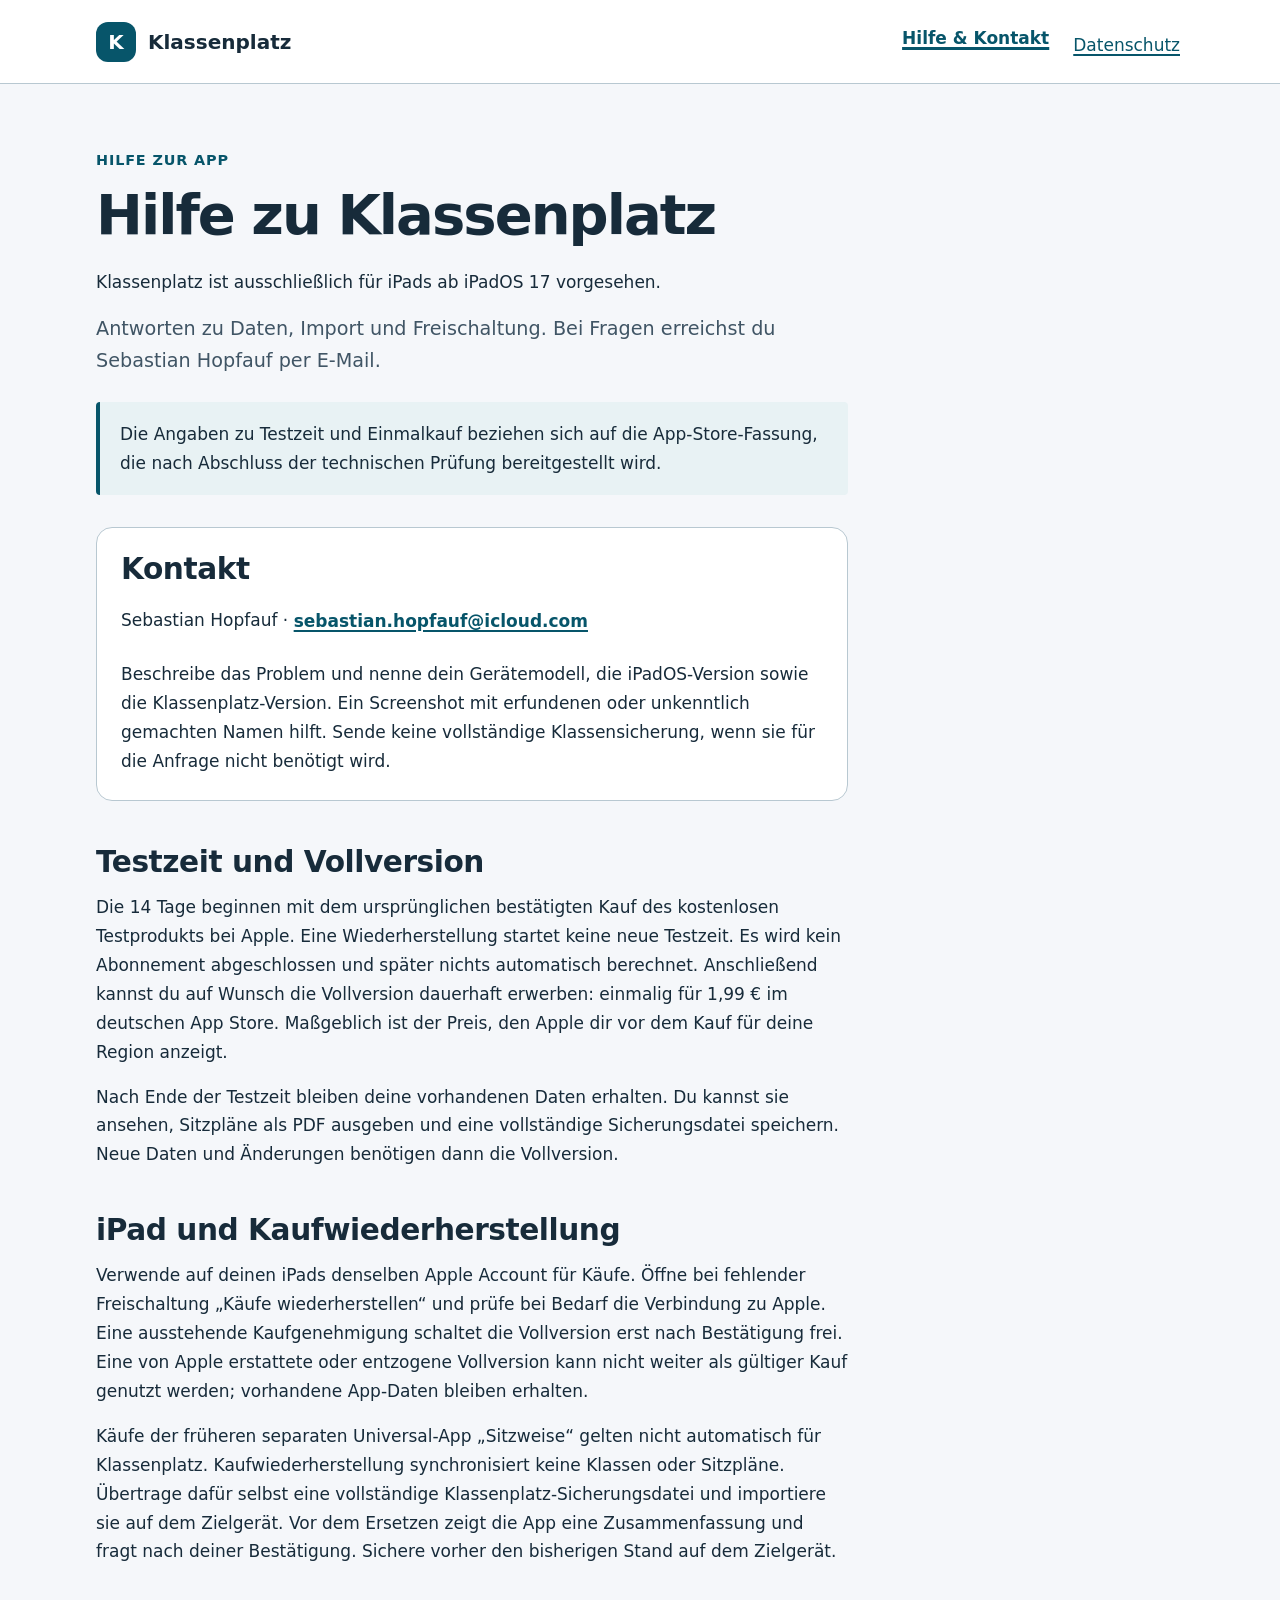
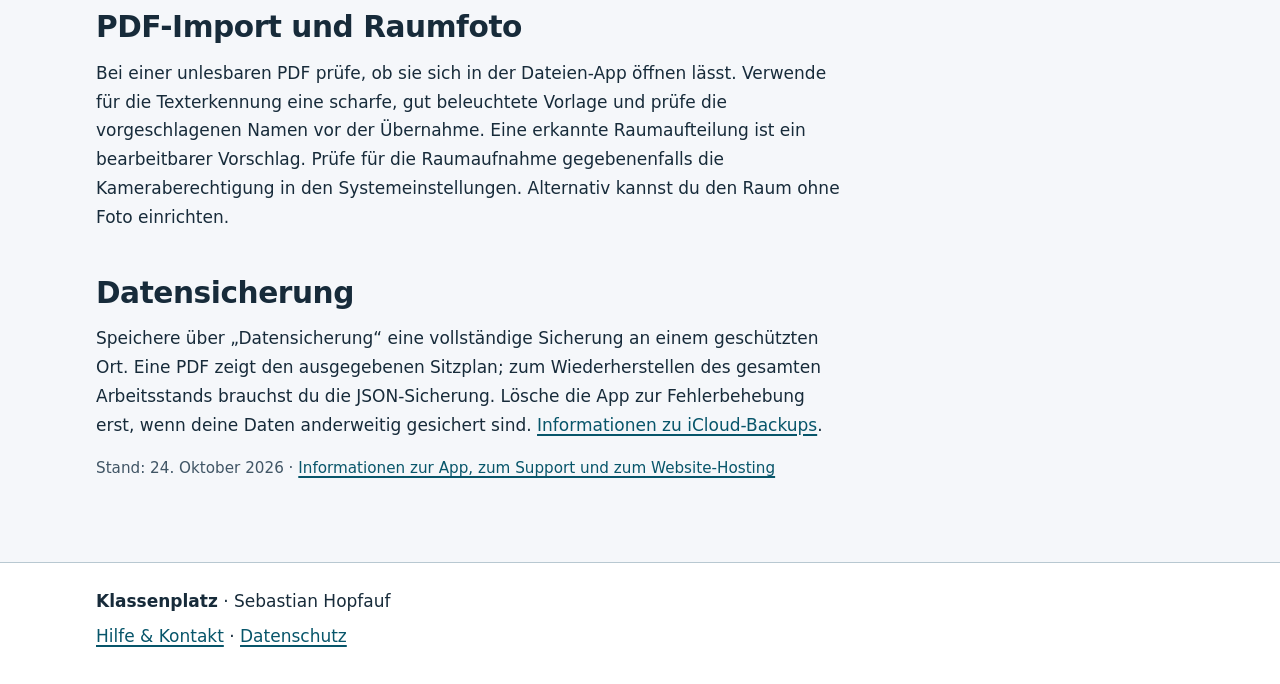
<file: index.html>
<!doctype html>
<html lang="de">
<head>
  <meta charset="utf-8">
  <meta name="viewport" content="width=device-width, initial-scale=1">
  <meta name="description" content="Hilfe zu Klassenplatz: Kontakt, Testzeit, Einmalkauf, iPad, PDF-Import und Datensicherung.">
  <meta name="referrer" content="no-referrer">
  <title>Hilfe und Kontakt · Klassenplatz</title>
  <link rel="stylesheet" href="styles.css">
</head>
<body>
  <a class="skip-link" href="#inhalt">Zum Inhalt springen</a>
  <header class="site-header">
    <div class="container header-inner">
      <a class="brand" href="index.html"><span class="brand-mark" aria-hidden="true">K</span><span>Klassenplatz</span></a>
      <nav aria-label="Hauptnavigation">
        <ul>
          <li><a href="index.html" aria-current="page">Hilfe &amp; Kontakt</a></li>
          <li><a href="datenschutz.html">Datenschutz</a></li>
        </ul>
      </nav>
    </div>
  </header>
  <main id="inhalt" class="container" tabindex="-1">
    <div class="prose">
      <p class="eyebrow">Hilfe zur App</p>
      <h1>Hilfe zu Klassenplatz</h1>
      <p>Klassenplatz ist ausschließlich für iPads ab iPadOS 17 vorgesehen.</p>
      <p class="lead">Antworten zu Daten, Import und Freischaltung. Bei Fragen erreichst du Sebastian Hopfauf per E-Mail.</p>
      <aside class="notice" aria-label="Hinweis zur App-Store-Fassung">
        <p>Die Angaben zu Testzeit und Einmalkauf beziehen sich auf die App-Store-Fassung, die nach Abschluss der technischen Prüfung bereitgestellt wird.</p>
      </aside>
      <section aria-labelledby="kontakt" class="contact"><h2 id="kontakt">Kontakt</h2>
      <p>Sebastian Hopfauf · <a href="mailto:sebastian.hopfauf@icloud.com">sebastian.hopfauf@icloud.com</a></p>
      <p>Beschreibe das Problem und nenne dein Gerätemodell, die iPadOS-Version sowie die Klassenplatz-Version. Ein Screenshot mit erfundenen oder unkenntlich gemachten Namen hilft. Sende keine vollständige Klassensicherung, wenn sie für die Anfrage nicht benötigt wird.</p>
      </section>
      <section aria-labelledby="testzeit-und-vollversion"><h2 id="testzeit-und-vollversion">Testzeit und Vollversion</h2>
      <p>Die 14 Tage beginnen mit dem ursprünglichen bestätigten Kauf des kostenlosen Testprodukts bei Apple. Eine Wiederherstellung startet keine neue Testzeit. Es wird kein Abonnement abgeschlossen und später nichts automatisch berechnet. Anschließend kannst du auf Wunsch die Vollversion dauerhaft erwerben: einmalig für 1,99 € im deutschen App Store. Maßgeblich ist der Preis, den Apple dir vor dem Kauf für deine Region anzeigt.</p>
      <p>Nach Ende der Testzeit bleiben deine vorhandenen Daten erhalten. Du kannst sie ansehen, Sitzpläne als PDF ausgeben und eine vollständige Sicherungsdatei speichern. Neue Daten und Änderungen benötigen dann die Vollversion.</p>
      </section>
      <section aria-labelledby="ipad-und-kaufwiederherstellung"><h2 id="ipad-und-kaufwiederherstellung">iPad und Kaufwiederherstellung</h2>
      <p>Verwende auf deinen iPads denselben Apple Account für Käufe. Öffne bei fehlender Freischaltung „Käufe wiederherstellen“ und prüfe bei Bedarf die Verbindung zu Apple. Eine ausstehende Kaufgenehmigung schaltet die Vollversion erst nach Bestätigung frei. Eine von Apple erstattete oder entzogene Vollversion kann nicht weiter als gültiger Kauf genutzt werden; vorhandene App-Daten bleiben erhalten.</p>
      <p>Käufe der früheren separaten Universal-App „Sitzweise“ gelten nicht automatisch für Klassenplatz. Kaufwiederherstellung synchronisiert keine Klassen oder Sitzpläne. Übertrage dafür selbst eine vollständige Klassenplatz-Sicherungsdatei und importiere sie auf dem Zielgerät. Vor dem Ersetzen zeigt die App eine Zusammenfassung und fragt nach deiner Bestätigung. Sichere vorher den bisherigen Stand auf dem Zielgerät.</p>
      </section>
      <section aria-labelledby="pdf-import-und-raumfoto"><h2 id="pdf-import-und-raumfoto">PDF-Import und Raumfoto</h2>
      <p>Bei einer unlesbaren PDF prüfe, ob sie sich in der Dateien-App öffnen lässt. Verwende für die Texterkennung eine scharfe, gut beleuchtete Vorlage und prüfe die vorgeschlagenen Namen vor der Übernahme. Eine erkannte Raumaufteilung ist ein bearbeitbarer Vorschlag. Prüfe für die Raumaufnahme gegebenenfalls die Kameraberechtigung in den Systemeinstellungen. Alternativ kannst du den Raum ohne Foto einrichten.</p>
      </section>
      <section aria-labelledby="datensicherung"><h2 id="datensicherung">Datensicherung</h2>
      <p>Speichere über „Datensicherung“ eine vollständige Sicherung an einem geschützten Ort. Eine PDF zeigt den ausgegebenen Sitzplan; zum Wiederherstellen des gesamten Arbeitsstands brauchst du die JSON-Sicherung. Lösche die App zur Fehlerbehebung erst, wenn deine Daten anderweitig gesichert sind. <a href="https://support.apple.com/de-de/108770">Informationen zu iCloud-Backups</a>.</p>
      </section>
      <p class="meta">Stand: 24. Oktober 2026 · <a href="datenschutz.html">Informationen zur App, zum Support und zum Website-Hosting</a></p>
    </div>
  </main>
  <footer class="site-footer">
    <div class="container">
      <p><strong>Klassenplatz</strong> · Sebastian Hopfauf</p>
      <p><a href="index.html">Hilfe &amp; Kontakt</a> · <a href="datenschutz.html">Datenschutz</a></p>
    </div>
  </footer>
</body>
</html>
</file>
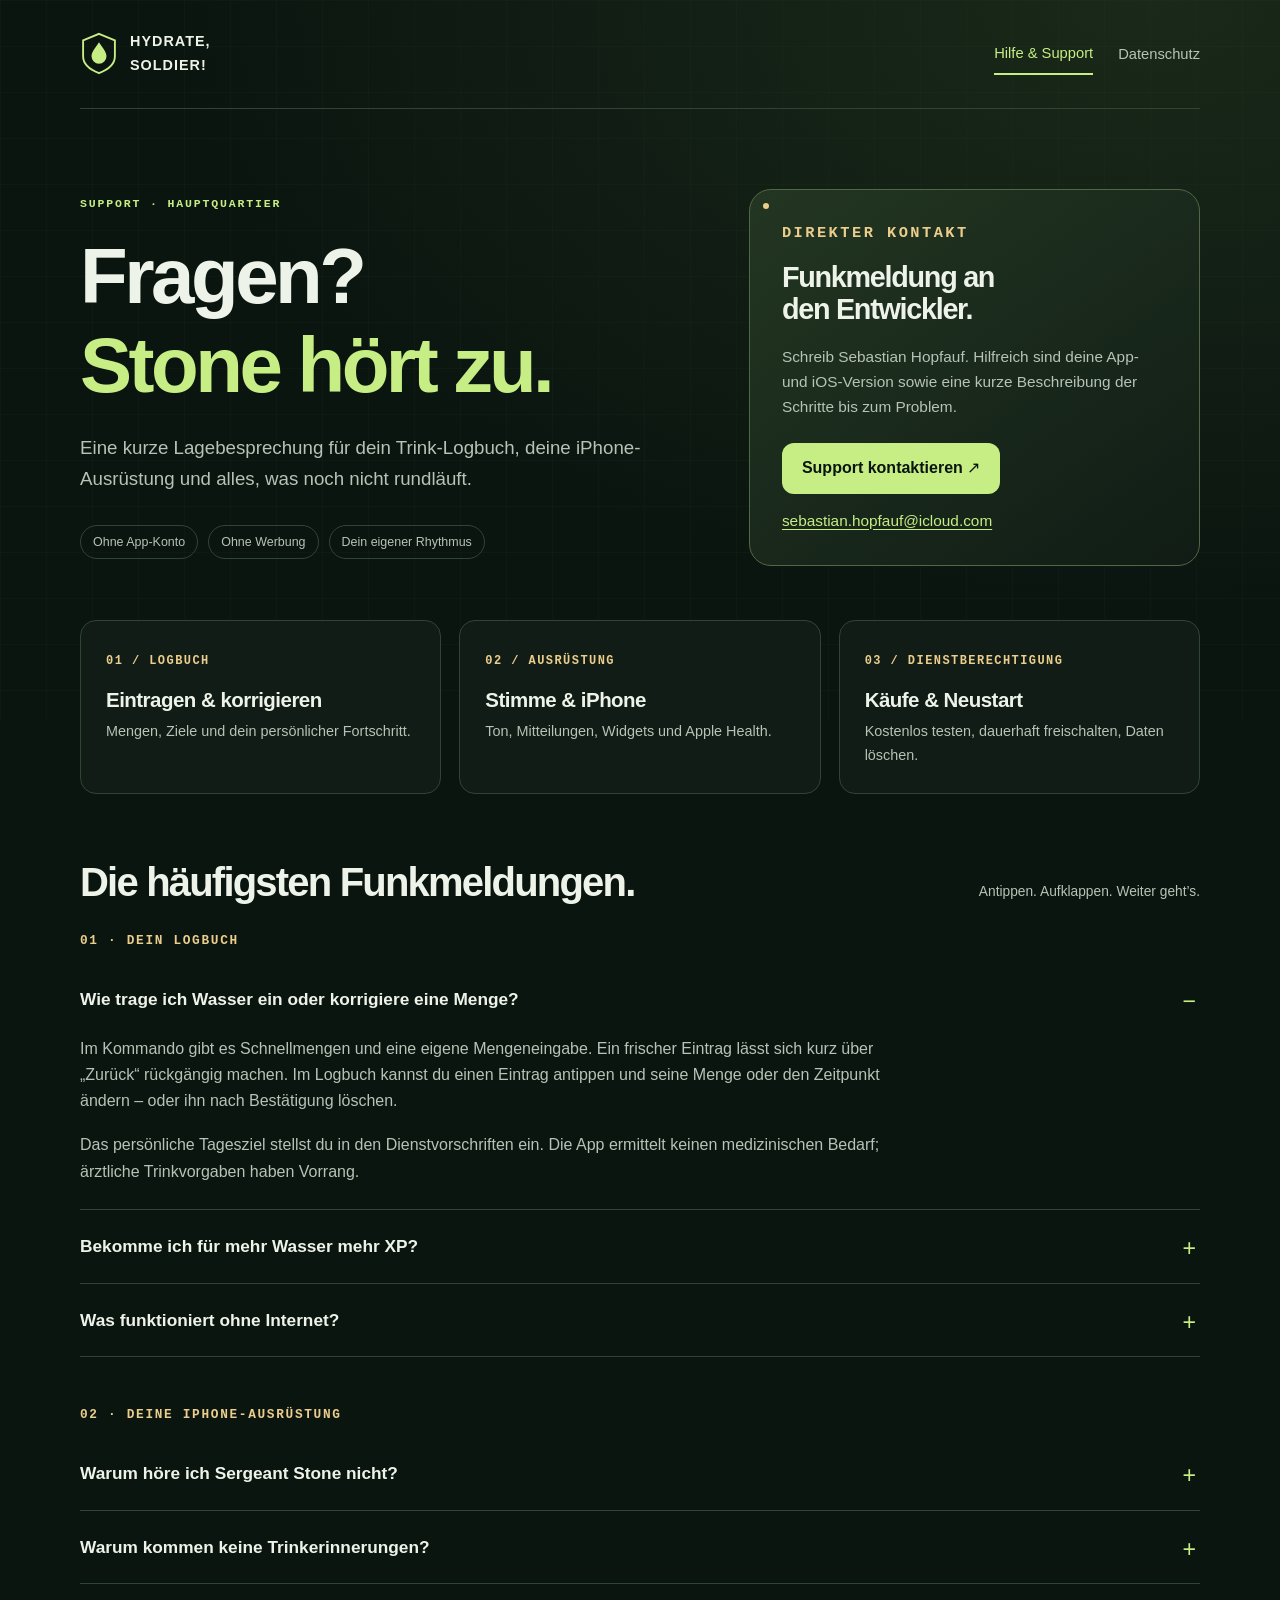
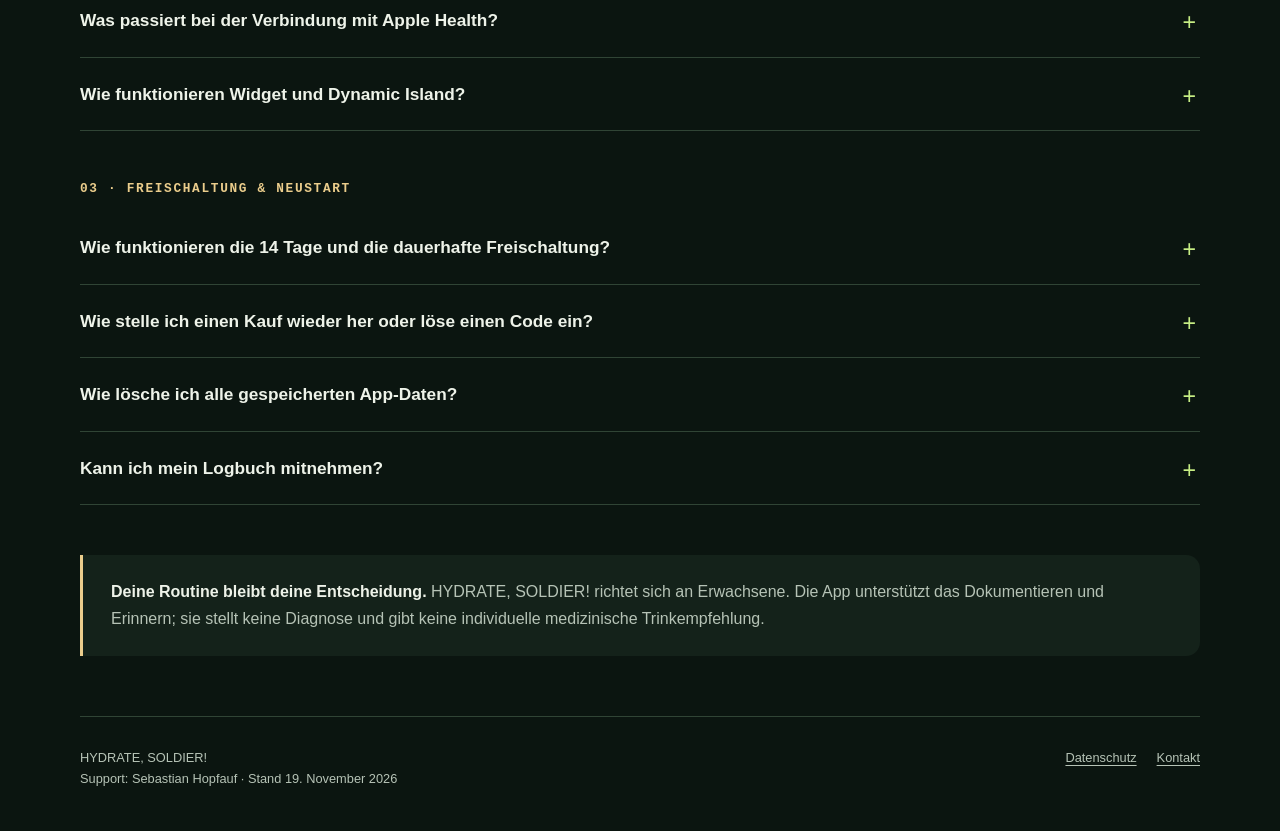
<file: hydrate-soldier/index.html>
<!doctype html>
<html lang="de">
<head>
  <meta charset="utf-8">
  <meta name="viewport" content="width=device-width, initial-scale=1">
  <meta name="theme-color" content="#0b1510">
  <meta name="description" content="Hilfe zu HYDRATE, SOLDIER!: Trink-Logbuch, Sergeant Stones Stimme, Erinnerungen, Apple Health, Freischaltung und Datenreset. Direkter Kontakt zum Entwickler.">
  <meta name="referrer" content="no-referrer">
  <meta http-equiv="Content-Security-Policy" content="default-src 'none'; style-src 'self'; img-src 'self' data:; base-uri 'none'; form-action 'none'">
  <link rel="canonical" href="https://sebastianhopfauf.github.io/sitzweise-support/hydrate-soldier/">
  <link rel="stylesheet" href="style.css">
  <title>HYDRATE, SOLDIER! · Hilfe &amp; Support</title>
</head>
<body>
  <a class="skip" href="#inhalt">Direkt zum Inhalt</a>
  <div class="shell">
    <header class="topbar">
      <a class="brand" href="index.html" aria-label="HYDRATE, SOLDIER! – Support-Startseite">
        <svg viewBox="0 0 40 46" fill="none" aria-hidden="true"><path d="M20 2 37 9v17c0 9-9 15-17 18C12 41 3 35 3 26V9L20 2Z" stroke="currentColor" stroke-width="2"/><path d="M20 11c-3 5-8 10-8 15a8 8 0 0 0 16 0c0-5-5-10-8-15Z" fill="currentColor"/></svg>
        <span>HYDRATE,<br>SOLDIER!</span>
      </a>
      <nav class="nav" aria-label="Hauptnavigation">
        <a href="index.html" aria-current="page">Hilfe &amp; Support</a>
        <a href="datenschutz.html">Datenschutz</a>
      </nav>
    </header>
    <main id="inhalt">
      <section class="hero" aria-labelledby="support-titel">
        <div>
          <p class="eyebrow">Support · Hauptquartier</p>
          <h1 id="support-titel">Fragen? <em>Stone hört zu.</em></h1>
          <p class="lead">Eine kurze Lagebesprechung für dein Trink-Logbuch, deine iPhone-Ausrüstung und alles, was noch nicht rundläuft.</p>
          <div class="facts" aria-label="App-Grundsätze">
            <span class="pill">Ohne App-Konto</span>
            <span class="pill">Ohne Werbung</span>
            <span class="pill">Dein eigener Rhythmus</span>
          </div>
        </div>
        <aside class="contact-card" aria-labelledby="kontakt-titel">
          <p class="eyebrow">Direkter Kontakt</p>
          <h2 id="kontakt-titel">Funkmeldung an den Entwickler.</h2>
          <p>Schreib Sebastian Hopfauf. Hilfreich sind deine App- und iOS-Version sowie eine kurze Beschreibung der Schritte bis zum Problem.</p>
          <a class="button" href="mailto:sebastian.hopfauf@icloud.com?subject=HYDRATE%2C%20SOLDIER%21%20%E2%80%93%20Support">Support kontaktieren <span aria-hidden="true">&nbsp;↗</span></a>
          <p class="mail-address"><a href="mailto:sebastian.hopfauf@icloud.com">sebastian.hopfauf@icloud.com</a></p>
        </aside>
      </section>
      <nav class="topic-grid" aria-label="Hilfe nach Thema">
        <a class="topic" href="#logbuch"><span class="number">01 / LOGBUCH</span><h3>Eintragen &amp; korrigieren</h3><p>Mengen, Ziele und dein persönlicher Fortschritt.</p></a>
        <a class="topic" href="#ausruestung"><span class="number">02 / AUSRÜSTUNG</span><h3>Stimme &amp; iPhone</h3><p>Ton, Mitteilungen, Widgets und Apple Health.</p></a>
        <a class="topic" href="#freischaltung"><span class="number">03 / DIENSTBERECHTIGUNG</span><h3>Käufe &amp; Neustart</h3><p>Kostenlos testen, dauerhaft freischalten, Daten löschen.</p></a>
      </nav>
      <div class="section-head"><h2>Die häufigsten Funkmeldungen.</h2><p>Antippen. Aufklappen. Weiter geht’s.</p></div>
      <section class="faq-group" id="logbuch" aria-labelledby="logbuch-titel">
        <h3 id="logbuch-titel">01 · Dein Logbuch</h3>
        <details open><summary>Wie trage ich Wasser ein oder korrigiere eine Menge?</summary><div class="answer"><p>Im Kommando gibt es Schnellmengen und eine eigene Mengeneingabe. Ein frischer Eintrag lässt sich kurz über „Zurück“ rückgängig machen. Im Logbuch kannst du einen Eintrag antippen und seine Menge oder den Zeitpunkt ändern – oder ihn nach Bestätigung löschen.</p><p>Das persönliche Tagesziel stellst du in den Dienstvorschriften ein. Die App ermittelt keinen medizinischen Bedarf; ärztliche Trinkvorgaben haben Vorrang.</p></div></details>
        <details><summary>Bekomme ich für mehr Wasser mehr XP?</summary><div class="answer"><p>Nein. Ein dokumentierter Tag gibt 30 XP. Wochenmissionen belohnen Tage mit Einträgen. Trinkmenge, Tempo und zusätzliche Einträge am selben Tag bringen keine Extra-XP.</p><p>Pro dokumentiertem Tag gibt es eine kostenlose kosmetische Kiste. Die zwölf Looks haben dieselbe Chance; Duplikate sind möglich. Es gibt keine gekauften Zufallsbelohnungen. Pausen sind erlaubt.</p></div></details>
        <details><summary>Was funktioniert ohne Internet?</summary><div class="answer"><p>Logbuch, Berechnungen, Spielfortschritt und Stones mitgelieferte Stimme werden auf dem iPhone verarbeitet. Es gibt kein App-Konto und keinen eigenen Server für deine Trinkdaten.</p><p>Kauf, kostenloser Teststart, Code-Einlösung und Wiederherstellung laufen über Apple. Die App prüft dafür die App-Store-Berechtigung und speichert zuvor bestätigte Angaben lokal. Für eine erneute Bestätigung kann eine Verbindung zum App Store nötig sein. Vorhandene Einträge bleiben auch ohne aktive Freischaltung lesbar, korrigierbar, exportierbar und löschbar.</p></div></details>
      </section>
      <section class="faq-group" id="ausruestung" aria-labelledby="ausruestung-titel">
        <h3 id="ausruestung-titel">02 · Deine iPhone-Ausrüstung</h3>
        <details><summary>Warum höre ich Sergeant Stone nicht?</summary><div class="answer"><p>Aktiviere in den Dienstvorschriften „Sprüche in der App vorlesen“ und starte die Stimmprobe. Prüfe außerdem Lautstärke, Stummmodus und den aktuellen Audioausgang, etwa verbundene Kopfhörer.</p><p>Stone verwendet mitgelieferte, synthetisch erzeugte Audioclips. Die App nimmt kein Mikrofon auf und ersetzt fehlende Aufnahmen nicht durch eine Systemstimme. Ton wird nur in der geöffneten App abgespielt; Mitteilungen lesen keine Befehle automatisch vor.</p></div></details>
        <details><summary>Warum kommen keine Trinkerinnerungen?</summary><div class="answer"><p>Schalte Trinkerinnerungen in den Dienstvorschriften ein und erlaube Mitteilungen in iOS. Kontrolliere Wachzeit, Ruhezeit und Abstand. Gleiche Wach- und Ruhezeiten pausieren die Hinweise; nach dem eingetragenen Tagesziel bleibt Stone für diesen Tag still.</p><p>Fokus, Stumm-Einstellungen und iOS können Hinweise unterdrücken. Die App plant lokal bis zu sieben Tage voraus, höchstens 60 Hinweise, und aktualisiert die Planung beim Öffnen. Nach Ablauf einer Testphase enden Erinnerungen ohne dauerhafte Freischaltung.</p></div></details>
        <details><summary>Was passiert bei der Verbindung mit Apple Health?</summary><div class="answer"><p>Nur nach deiner Freigabe schreibt die App Wasser-Einträge nach Apple Health, beim Aktivieren auch bereits vorhandene Einträge. Sie fordert keine Leserechte für bestehende Gesundheitsdaten an.</p><p>Korrekturen und Löschungen werden für eigene Einträge abgeglichen. Wenn die Verbindung deaktiviert ist oder ein Abgleich fehlschlägt, können Änderungen bis zur nächsten Verbindung warten. Das Abschalten entfernt keine bereits übertragenen Daten.</p></div></details>
        <details><summary>Wie funktionieren Widget und Dynamic Island?</summary><div class="answer"><p>Füge das Widget über den Home-Bildschirm deines iPhones hinzu. Es zeigt eine Zusammenfassung und öffnet beim Antippen die App. iOS bestimmt, wann Widgets tatsächlich neu angezeigt werden.</p><p>Eine Live-Aktivität startest du in den Dienstvorschriften. Sie läuft höchstens acht Stunden, spätestens bis zum Tageswechsel oder zum Ende einer laufenden Testphase. Die Anzeige auf Sperrbildschirm und Dynamic Island hängt von Gerät und iOS-Einstellungen ab.</p></div></details>
      </section>
      <section class="faq-group" id="freischaltung" aria-labelledby="freischaltung-titel">
        <h3 id="freischaltung-titel">03 · Freischaltung &amp; Neustart</h3>
        <details><summary>Wie funktionieren die 14 Tage und die dauerhafte Freischaltung?</summary><div class="answer"><p>Den kostenlosen Test startest du ausdrücklich über Apple. Er dauert 14 volle Tage. Danach gibt es keine automatische Zahlung und kein Abonnement. Für die weitere vollständige Nutzung kannst du die Vollversion einmalig kaufen; der aktuelle Preis wird vor dem Kauf angezeigt.</p><p>Ohne aktive Freischaltung enden neue Trinkmeldungen, neue Kisten, Erinnerungen und Live-Aktivitäten. Dein vorhandenes Logbuch kannst du weiterhin lesen, korrigieren, exportieren und löschen.</p></div></details>
        <details><summary>Wie stelle ich einen Kauf wieder her oder löse einen Code ein?</summary><div class="answer"><p>Öffne „Dienstberechtigung“ in den Einstellungen. Dort findest du „Käufe wiederherstellen“ und „Apple-Angebotscode einlösen“. Verwende den Apple-Account, über den die Freischaltung erfolgt ist.</p><p>Ein gültiger kostenloser Apple-Angebotscode für die Vollversion schaltet sie dauerhaft frei. Codes und ihre Gültigkeit verwaltet Apple. Ein Datenreset entfernt keinen Kauf und startet keinen neuen Testzeitraum.</p></div></details>
        <details><summary>Wie lösche ich alle gespeicherten App-Daten?</summary><div class="answer"><p>Wähle in den Dienstvorschriften „Alle App-Daten löschen“. Nach einer ausdrücklichen Bestätigung werden Logbuch, Profil, Einstellungen und Spielstand zurückgesetzt. Die Einführung beginnt erneut. Erinnerungen und Live-Aktivitäten werden beendet, die Widget-Zusammenfassung wird geleert.</p><p>Du entscheidest gesondert, ob auch die von dieser App geschriebenen Wasser-Einträge aus Apple Health entfernt werden. Daten anderer Apps werden dabei nicht gelöscht. Schlägt die gewählte Health-Löschung fehl, bleiben die lokalen Daten zunächst erhalten; du kannst erneut versuchen oder nur die App-Daten löschen.</p><p>Deine Freischaltung und der bereits gestartete Testzeitraum bleiben bestehen. Externe CSV-Dateien, Gerätesicherungen und iOS-Berechtigungen werden durch diesen Schalter nicht gelöscht.</p></div></details>
        <details><summary>Kann ich mein Logbuch mitnehmen?</summary><div class="answer"><p>In den Dienstvorschriften kannst du es als CSV exportieren. Die Datei enthält Datum, Menge, das beim Eintrag geltende Ziel und eine Eintragskennung. Du bestimmst über den iOS-Dateidialog, wo sie gespeichert oder geteilt wird. Der Export wird nicht automatisch an den Entwickler geschickt.</p></div></details>
      </section>
      <aside class="note"><strong>Deine Routine bleibt deine Entscheidung.</strong> HYDRATE, SOLDIER! richtet sich an Erwachsene. Die App unterstützt das Dokumentieren und Erinnern; sie stellt keine Diagnose und gibt keine individuelle medizinische Trinkempfehlung.</aside>
    </main>
    <footer class="footer"><div>HYDRATE, SOLDIER!<br>Support: Sebastian Hopfauf · Stand 19. November 2026</div><nav aria-label="Weitere Informationen"><a href="datenschutz.html">Datenschutz</a><a href="mailto:sebastian.hopfauf@icloud.com">Kontakt</a></nav></footer>
  </div>
</body>
</html>
</file>
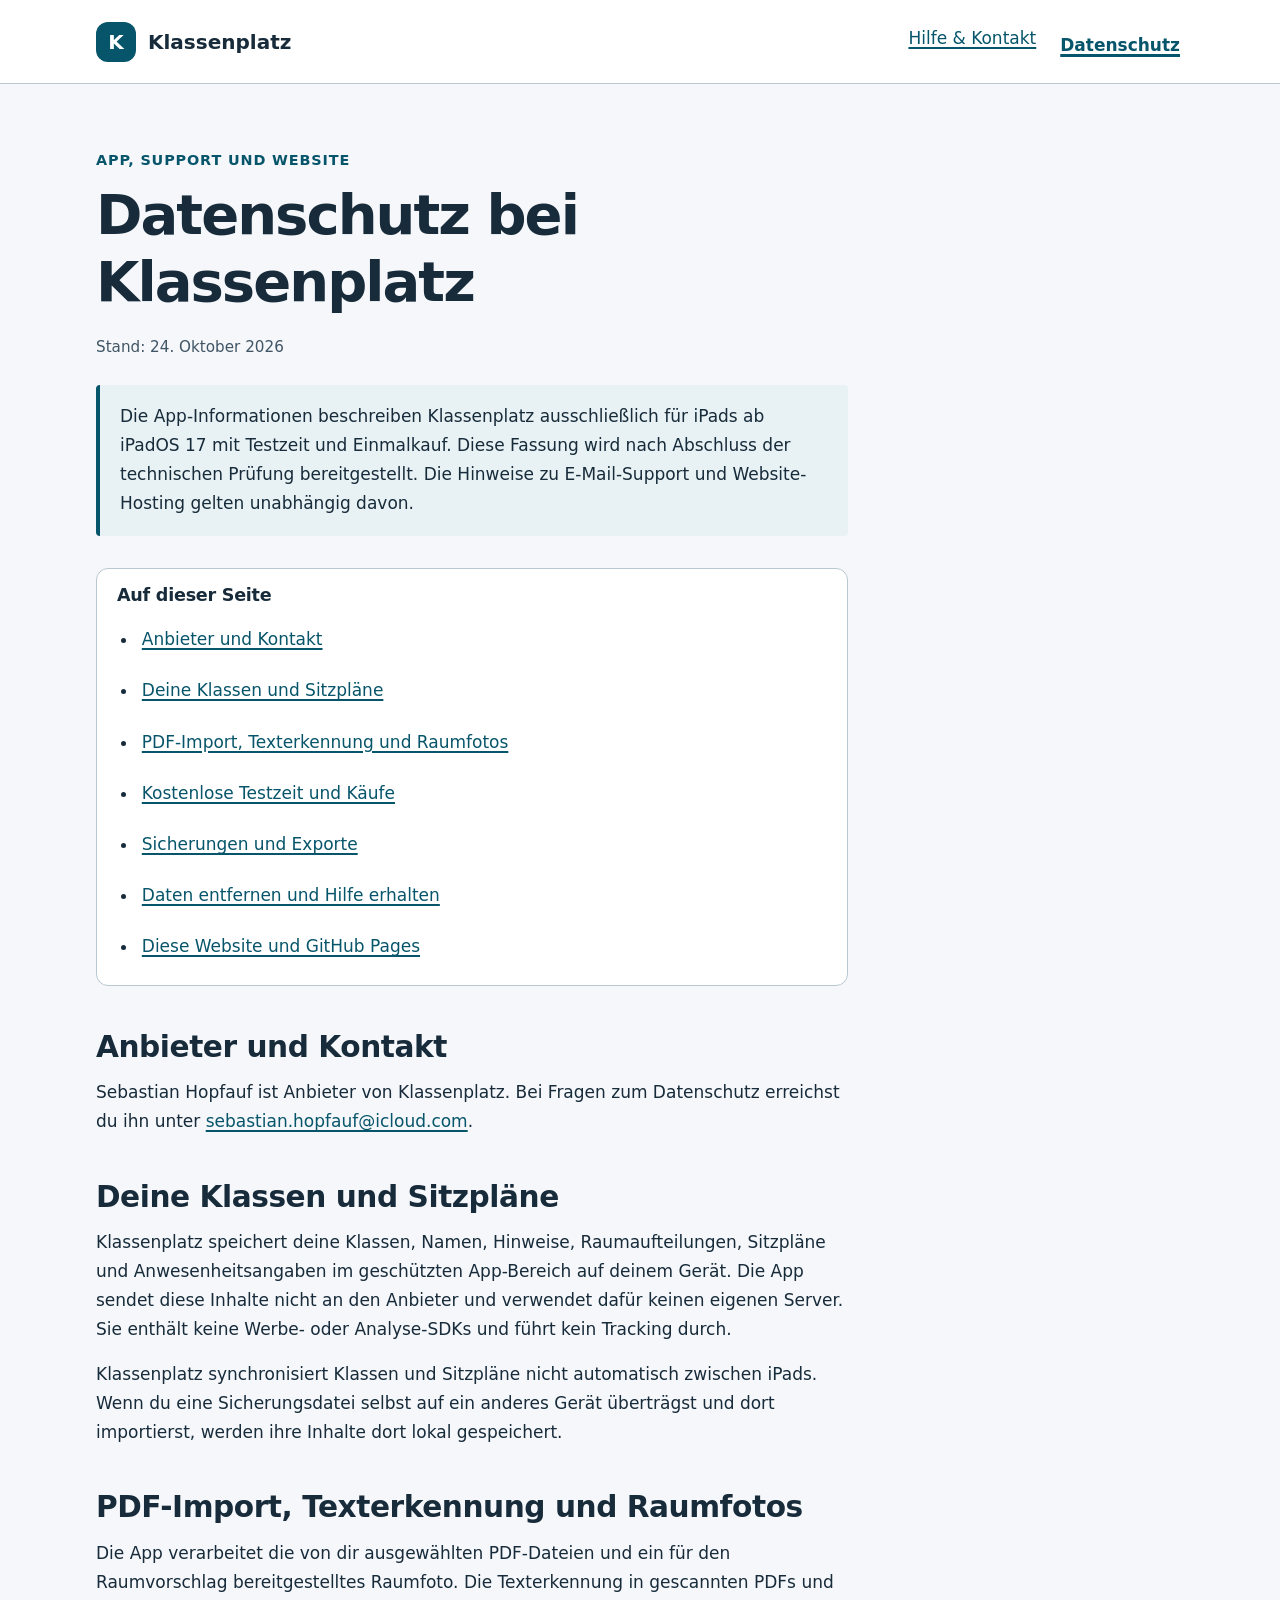
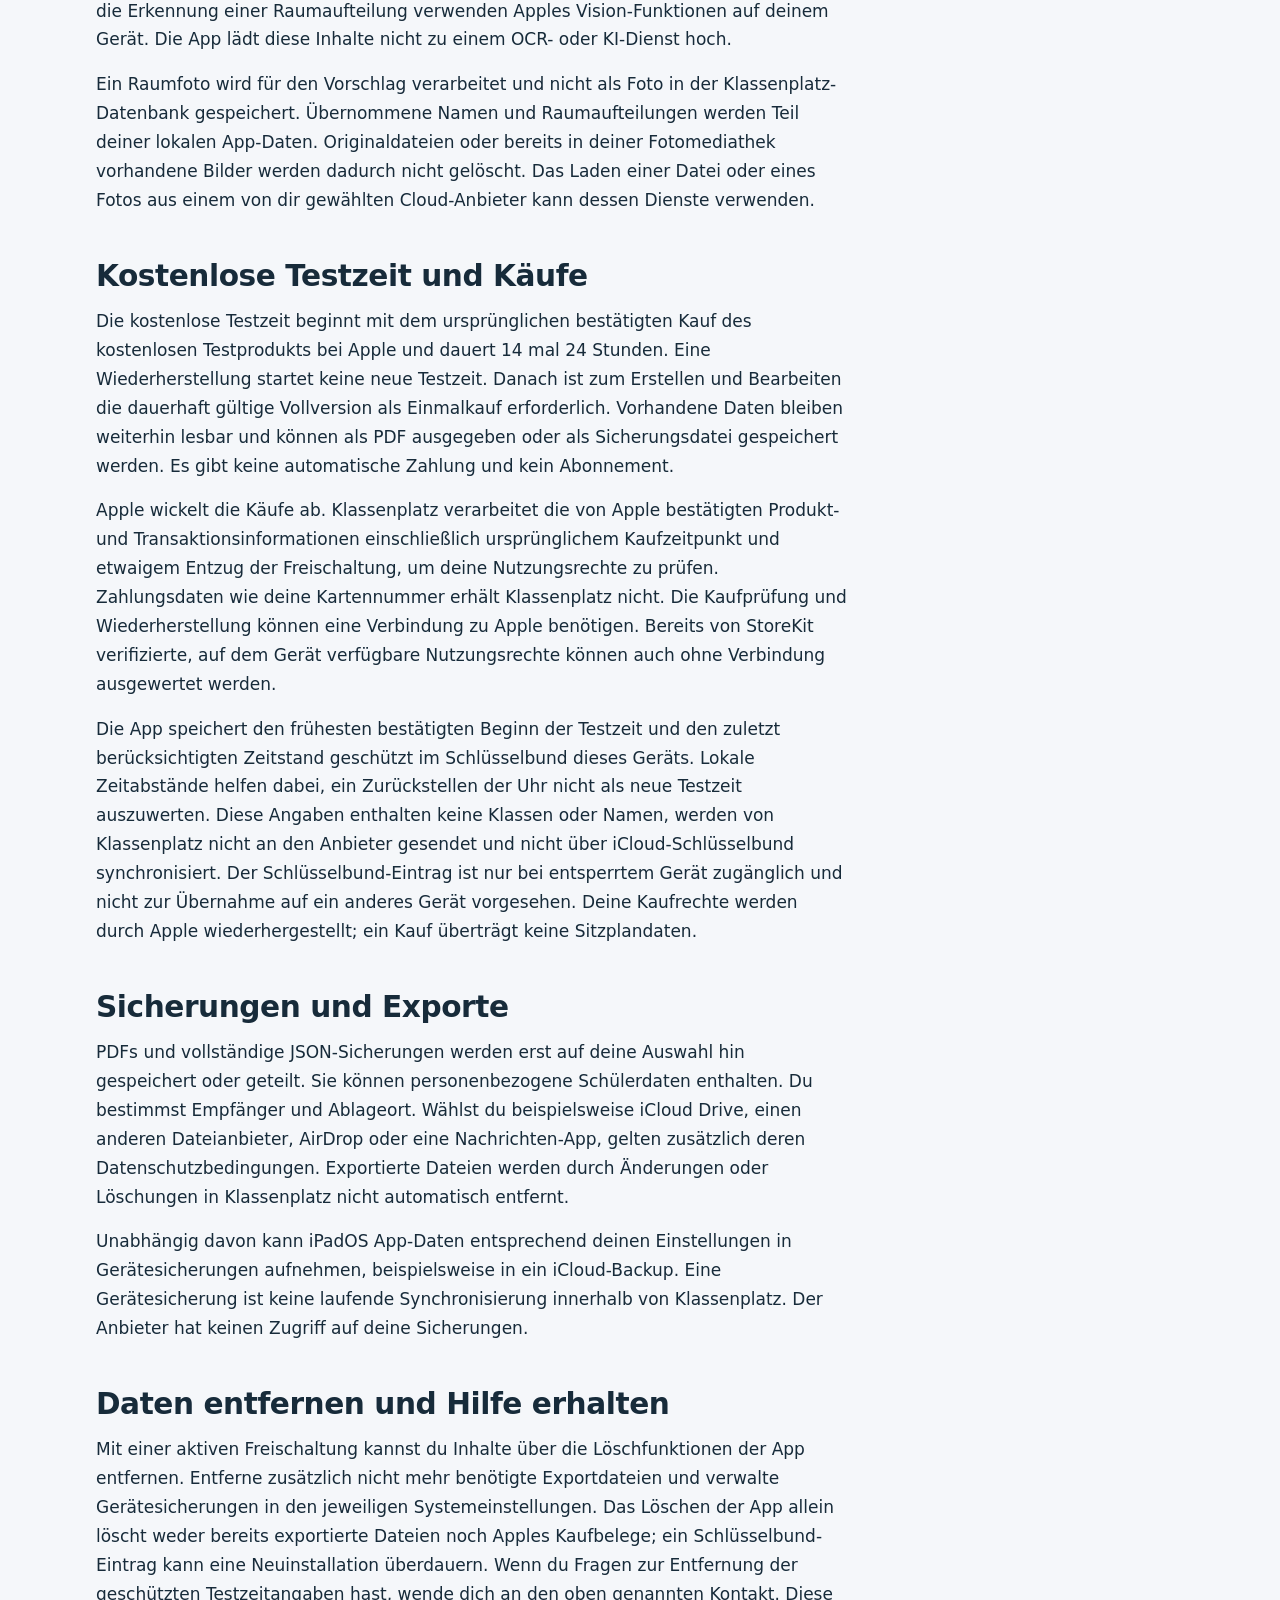
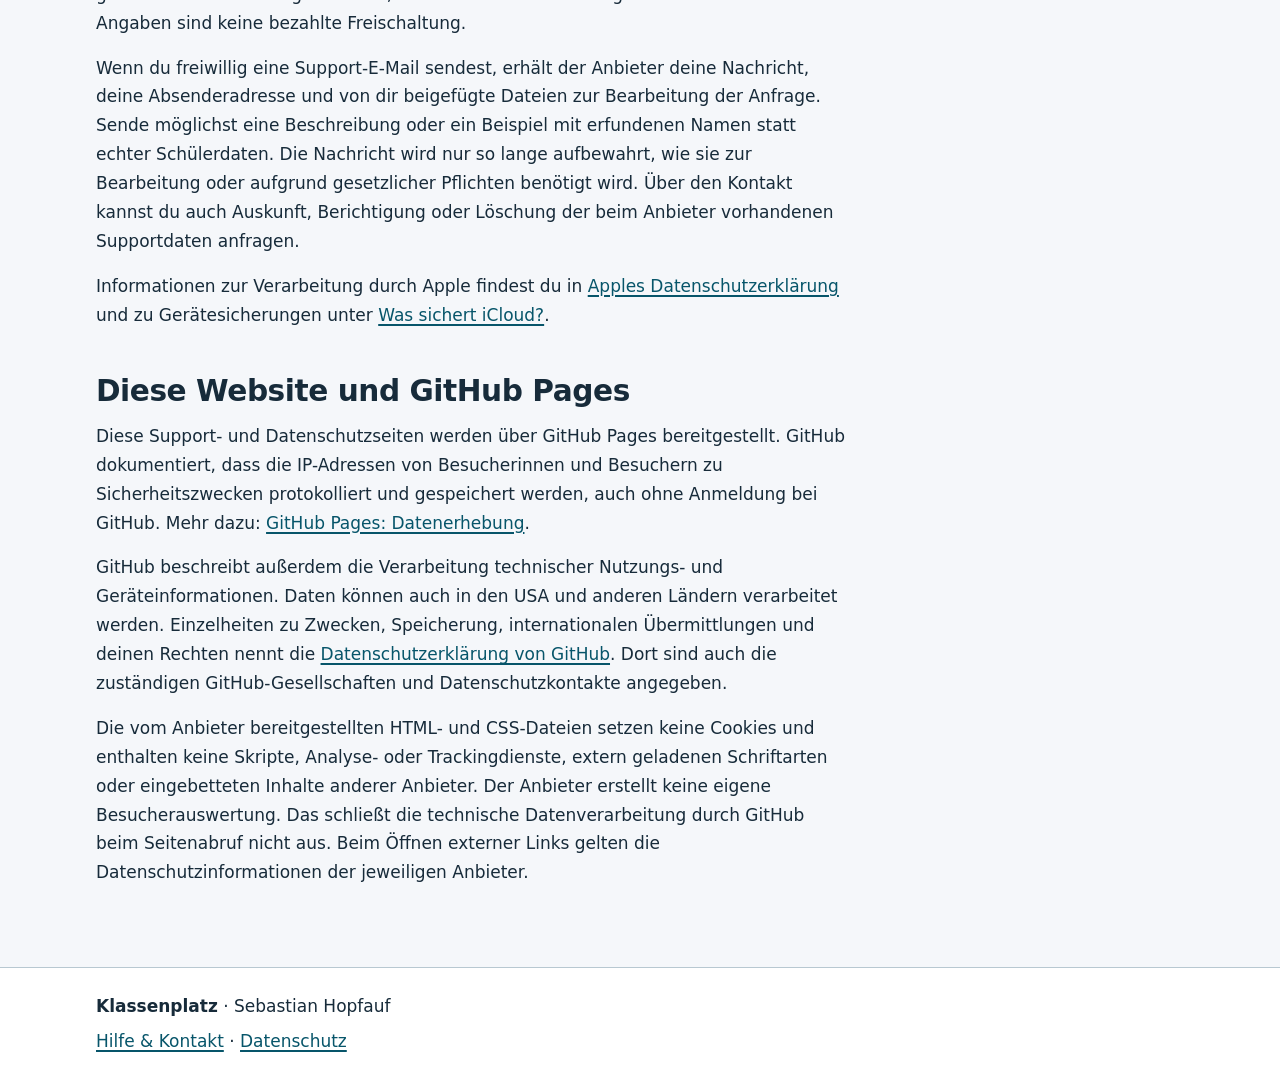
<file: datenschutz.html>
<!doctype html>
<html lang="de">
<head>
  <meta charset="utf-8">
  <meta name="viewport" content="width=device-width, initial-scale=1">
  <meta name="description" content="Datenschutzhinweise zu Klassenplatz, lokalen App-Daten, Apple-Käufen, E-Mail-Support und GitHub-Pages-Hosting.">
  <meta name="referrer" content="no-referrer">
  <title>Datenschutz · Klassenplatz</title>
  <link rel="stylesheet" href="styles.css">
</head>
<body>
  <a class="skip-link" href="#inhalt">Zum Inhalt springen</a>
  <header class="site-header">
    <div class="container header-inner">
      <a class="brand" href="index.html"><span class="brand-mark" aria-hidden="true">K</span><span>Klassenplatz</span></a>
      <nav aria-label="Hauptnavigation">
        <ul>
          <li><a href="index.html">Hilfe &amp; Kontakt</a></li>
          <li><a href="datenschutz.html" aria-current="page">Datenschutz</a></li>
        </ul>
      </nav>
    </div>
  </header>
  <main id="inhalt" class="container" tabindex="-1">
    <div class="prose">
      <p class="eyebrow">App, Support und Website</p>
      <h1>Datenschutz bei Klassenplatz</h1>
      <p class="meta">Stand: 24. Oktober 2026</p>
      <aside class="notice" aria-label="Geltungsbereich">
        <p>Die App-Informationen beschreiben Klassenplatz ausschließlich für iPads ab iPadOS 17 mit Testzeit und Einmalkauf. Diese Fassung wird nach Abschluss der technischen Prüfung bereitgestellt. Die Hinweise zu E-Mail-Support und Website-Hosting gelten unabhängig davon.</p>
      </aside>
      <nav class="toc" aria-label="Inhalt der Datenschutzhinweise">
        <h2>Auf dieser Seite</h2>
        <ul>
          <li><a href="#anbieter-und-kontakt">Anbieter und Kontakt</a></li>
          <li><a href="#deine-klassen-und-sitzplane">Deine Klassen und Sitzpläne</a></li>
          <li><a href="#pdf-import-texterkennung-und-raumfotos">PDF-Import, Texterkennung und Raumfotos</a></li>
          <li><a href="#kostenlose-testzeit-und-kaufe">Kostenlose Testzeit und Käufe</a></li>
          <li><a href="#sicherungen-und-exporte">Sicherungen und Exporte</a></li>
          <li><a href="#daten-entfernen-und-hilfe-erhalten">Daten entfernen und Hilfe erhalten</a></li>
          <li><a href="#diese-website-und-github-pages">Diese Website und GitHub Pages</a></li>
        </ul>
      </nav>
      <section aria-labelledby="anbieter-und-kontakt"><h2 id="anbieter-und-kontakt">Anbieter und Kontakt</h2>
      <p>Sebastian Hopfauf ist Anbieter von Klassenplatz. Bei Fragen zum Datenschutz erreichst du ihn unter <a href="mailto:sebastian.hopfauf@icloud.com">sebastian.hopfauf@icloud.com</a>.</p>
      </section>
      <section aria-labelledby="deine-klassen-und-sitzplane"><h2 id="deine-klassen-und-sitzplane">Deine Klassen und Sitzpläne</h2>
      <p>Klassenplatz speichert deine Klassen, Namen, Hinweise, Raumaufteilungen, Sitzpläne und Anwesenheitsangaben im geschützten App-Bereich auf deinem Gerät. Die App sendet diese Inhalte nicht an den Anbieter und verwendet dafür keinen eigenen Server. Sie enthält keine Werbe- oder Analyse-SDKs und führt kein Tracking durch.</p>
      <p>Klassenplatz synchronisiert Klassen und Sitzpläne nicht automatisch zwischen iPads. Wenn du eine Sicherungsdatei selbst auf ein anderes Gerät überträgst und dort importierst, werden ihre Inhalte dort lokal gespeichert.</p>
      </section>
      <section aria-labelledby="pdf-import-texterkennung-und-raumfotos"><h2 id="pdf-import-texterkennung-und-raumfotos">PDF-Import, Texterkennung und Raumfotos</h2>
      <p>Die App verarbeitet die von dir ausgewählten PDF-Dateien und ein für den Raumvorschlag bereitgestelltes Raumfoto. Die Texterkennung in gescannten PDFs und die Erkennung einer Raumaufteilung verwenden Apples Vision-Funktionen auf deinem Gerät. Die App lädt diese Inhalte nicht zu einem OCR- oder KI-Dienst hoch.</p>
      <p>Ein Raumfoto wird für den Vorschlag verarbeitet und nicht als Foto in der Klassenplatz-Datenbank gespeichert. Übernommene Namen und Raumaufteilungen werden Teil deiner lokalen App-Daten. Originaldateien oder bereits in deiner Fotomediathek vorhandene Bilder werden dadurch nicht gelöscht. Das Laden einer Datei oder eines Fotos aus einem von dir gewählten Cloud-Anbieter kann dessen Dienste verwenden.</p>
      </section>
      <section aria-labelledby="kostenlose-testzeit-und-kaufe"><h2 id="kostenlose-testzeit-und-kaufe">Kostenlose Testzeit und Käufe</h2>
      <p>Die kostenlose Testzeit beginnt mit dem ursprünglichen bestätigten Kauf des kostenlosen Testprodukts bei Apple und dauert 14 mal 24 Stunden. Eine Wiederherstellung startet keine neue Testzeit. Danach ist zum Erstellen und Bearbeiten die dauerhaft gültige Vollversion als Einmalkauf erforderlich. Vorhandene Daten bleiben weiterhin lesbar und können als PDF ausgegeben oder als Sicherungsdatei gespeichert werden. Es gibt keine automatische Zahlung und kein Abonnement.</p>
      <p>Apple wickelt die Käufe ab. Klassenplatz verarbeitet die von Apple bestätigten Produkt- und Transaktionsinformationen einschließlich ursprünglichem Kaufzeitpunkt und etwaigem Entzug der Freischaltung, um deine Nutzungsrechte zu prüfen. Zahlungsdaten wie deine Kartennummer erhält Klassenplatz nicht. Die Kaufprüfung und Wiederherstellung können eine Verbindung zu Apple benötigen. Bereits von StoreKit verifizierte, auf dem Gerät verfügbare Nutzungsrechte können auch ohne Verbindung ausgewertet werden.</p>
      <p>Die App speichert den frühesten bestätigten Beginn der Testzeit und den zuletzt berücksichtigten Zeitstand geschützt im Schlüsselbund dieses Geräts. Lokale Zeitabstände helfen dabei, ein Zurückstellen der Uhr nicht als neue Testzeit auszuwerten. Diese Angaben enthalten keine Klassen oder Namen, werden von Klassenplatz nicht an den Anbieter gesendet und nicht über iCloud-Schlüsselbund synchronisiert. Der Schlüsselbund-Eintrag ist nur bei entsperrtem Gerät zugänglich und nicht zur Übernahme auf ein anderes Gerät vorgesehen. Deine Kaufrechte werden durch Apple wiederhergestellt; ein Kauf überträgt keine Sitzplandaten.</p>
      </section>
      <section aria-labelledby="sicherungen-und-exporte"><h2 id="sicherungen-und-exporte">Sicherungen und Exporte</h2>
      <p>PDFs und vollständige JSON-Sicherungen werden erst auf deine Auswahl hin gespeichert oder geteilt. Sie können personenbezogene Schülerdaten enthalten. Du bestimmst Empfänger und Ablageort. Wählst du beispielsweise iCloud Drive, einen anderen Dateianbieter, AirDrop oder eine Nachrichten-App, gelten zusätzlich deren Datenschutzbedingungen. Exportierte Dateien werden durch Änderungen oder Löschungen in Klassenplatz nicht automatisch entfernt.</p>
      <p>Unabhängig davon kann iPadOS App-Daten entsprechend deinen Einstellungen in Gerätesicherungen aufnehmen, beispielsweise in ein iCloud-Backup. Eine Gerätesicherung ist keine laufende Synchronisierung innerhalb von Klassenplatz. Der Anbieter hat keinen Zugriff auf deine Sicherungen.</p>
      </section>
      <section aria-labelledby="daten-entfernen-und-hilfe-erhalten"><h2 id="daten-entfernen-und-hilfe-erhalten">Daten entfernen und Hilfe erhalten</h2>
      <p>Mit einer aktiven Freischaltung kannst du Inhalte über die Löschfunktionen der App entfernen. Entferne zusätzlich nicht mehr benötigte Exportdateien und verwalte Gerätesicherungen in den jeweiligen Systemeinstellungen. Das Löschen der App allein löscht weder bereits exportierte Dateien noch Apples Kaufbelege; ein Schlüsselbund-Eintrag kann eine Neuinstallation überdauern. Wenn du Fragen zur Entfernung der geschützten Testzeitangaben hast, wende dich an den oben genannten Kontakt. Diese Angaben sind keine bezahlte Freischaltung.</p>
      <p>Wenn du freiwillig eine Support-E-Mail sendest, erhält der Anbieter deine Nachricht, deine Absenderadresse und von dir beigefügte Dateien zur Bearbeitung der Anfrage. Sende möglichst eine Beschreibung oder ein Beispiel mit erfundenen Namen statt echter Schülerdaten. Die Nachricht wird nur so lange aufbewahrt, wie sie zur Bearbeitung oder aufgrund gesetzlicher Pflichten benötigt wird. Über den Kontakt kannst du auch Auskunft, Berichtigung oder Löschung der beim Anbieter vorhandenen Supportdaten anfragen.</p>
      <p>Informationen zur Verarbeitung durch Apple findest du in <a href="https://www.apple.com/legal/privacy/de-ww/">Apples Datenschutzerklärung</a> und zu Gerätesicherungen unter <a href="https://support.apple.com/de-de/108770">Was sichert iCloud?</a>.</p>
      </section>
      <section aria-labelledby="diese-website-und-github-pages"><h2 id="diese-website-und-github-pages">Diese Website und GitHub Pages</h2>
      <p>Diese Support- und Datenschutzseiten werden über GitHub Pages bereitgestellt. GitHub dokumentiert, dass die IP-Adressen von Besucherinnen und Besuchern zu Sicherheitszwecken protokolliert und gespeichert werden, auch ohne Anmeldung bei GitHub. Mehr dazu: <a href="https://docs.github.com/en/pages/getting-started-with-github-pages/what-is-github-pages#data-collection">GitHub Pages: Datenerhebung</a>.</p>
      <p>GitHub beschreibt außerdem die Verarbeitung technischer Nutzungs- und Geräteinformationen. Daten können auch in den USA und anderen Ländern verarbeitet werden. Einzelheiten zu Zwecken, Speicherung, internationalen Übermittlungen und deinen Rechten nennt die <a href="https://docs.github.com/en/site-policy/privacy-policies/github-general-privacy-statement">Datenschutzerklärung von GitHub</a>. Dort sind auch die zuständigen GitHub-Gesellschaften und Datenschutzkontakte angegeben.</p>
      <p>Die vom Anbieter bereitgestellten HTML- und CSS-Dateien setzen keine Cookies und enthalten keine Skripte, Analyse- oder Trackingdienste, extern geladenen Schriftarten oder eingebetteten Inhalte anderer Anbieter. Der Anbieter erstellt keine eigene Besucherauswertung. Das schließt die technische Datenverarbeitung durch GitHub beim Seitenabruf nicht aus. Beim Öffnen externer Links gelten die Datenschutzinformationen der jeweiligen Anbieter.</p>
      </section>
    </div>
  </main>
  <footer class="site-footer">
    <div class="container">
      <p><strong>Klassenplatz</strong> · Sebastian Hopfauf</p>
      <p><a href="index.html">Hilfe &amp; Kontakt</a> · <a href="datenschutz.html">Datenschutz</a></p>
    </div>
  </footer>
</body>
</html>
</file>
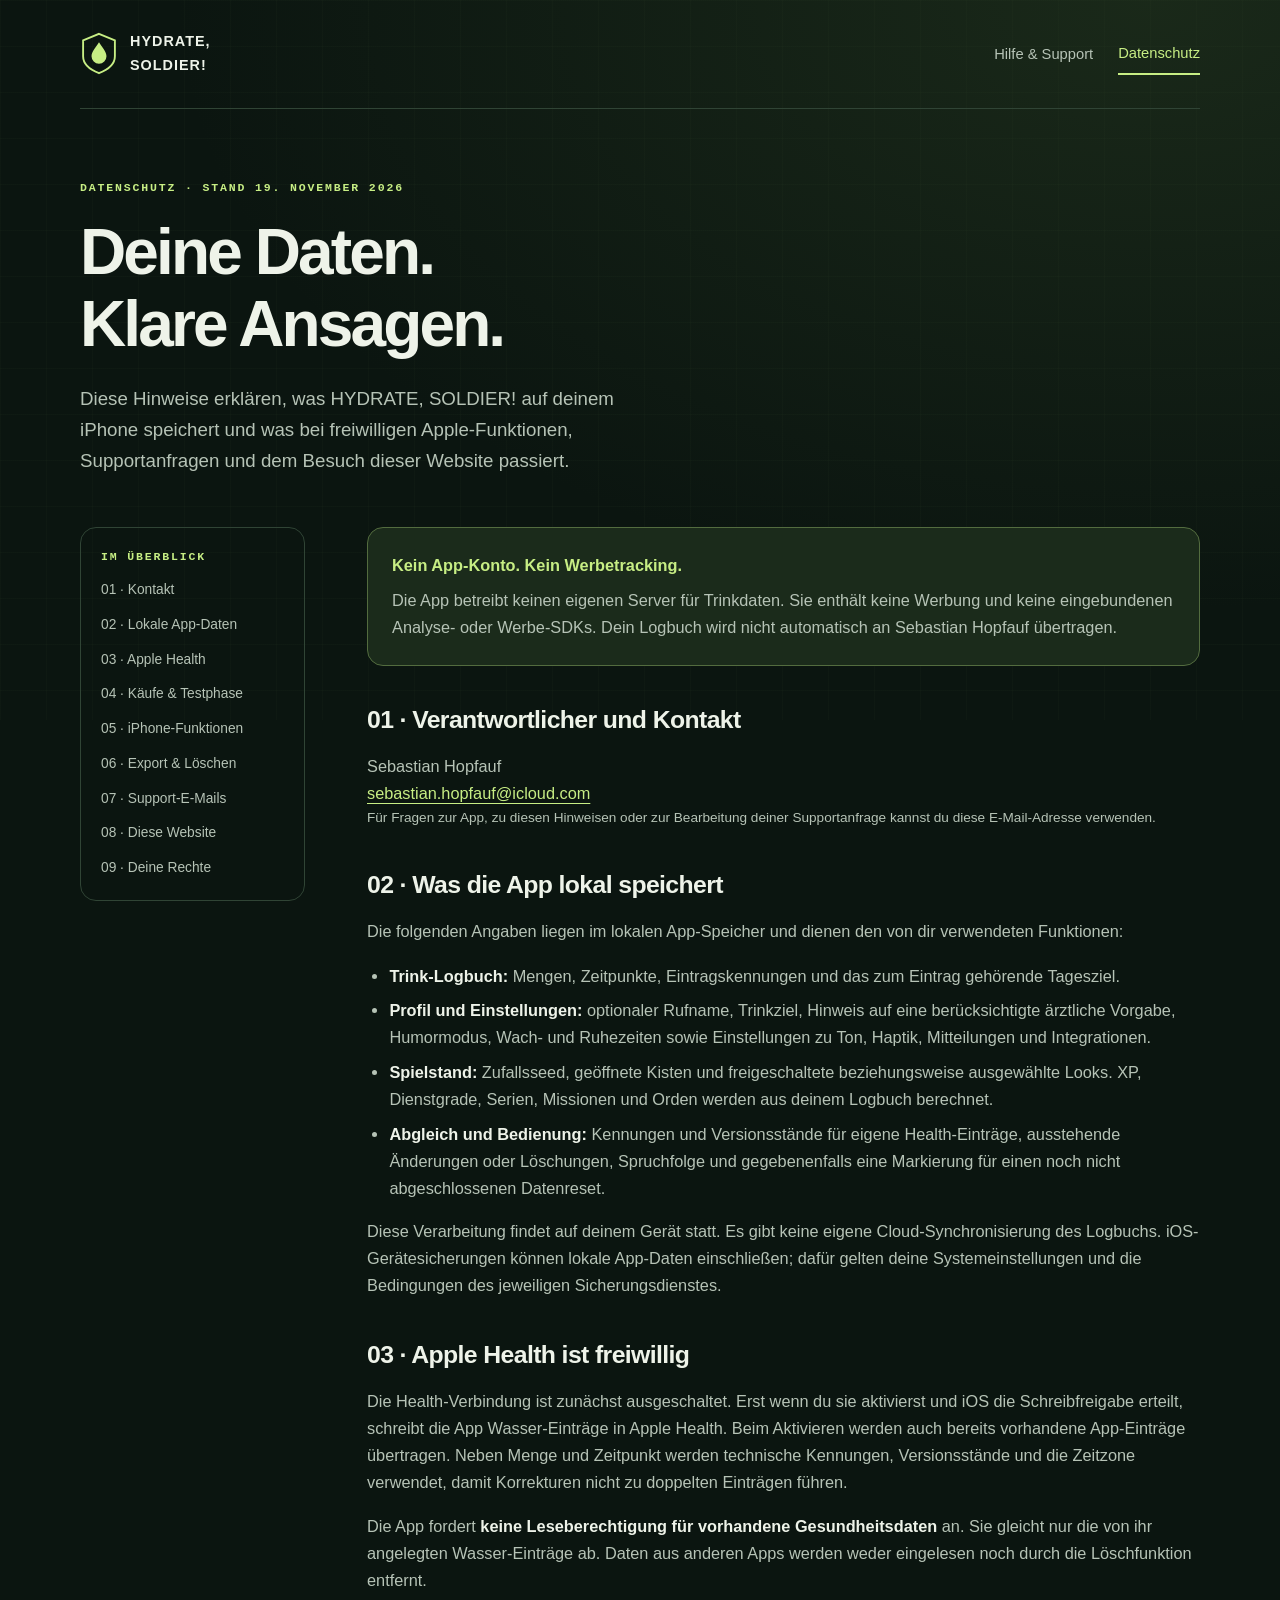
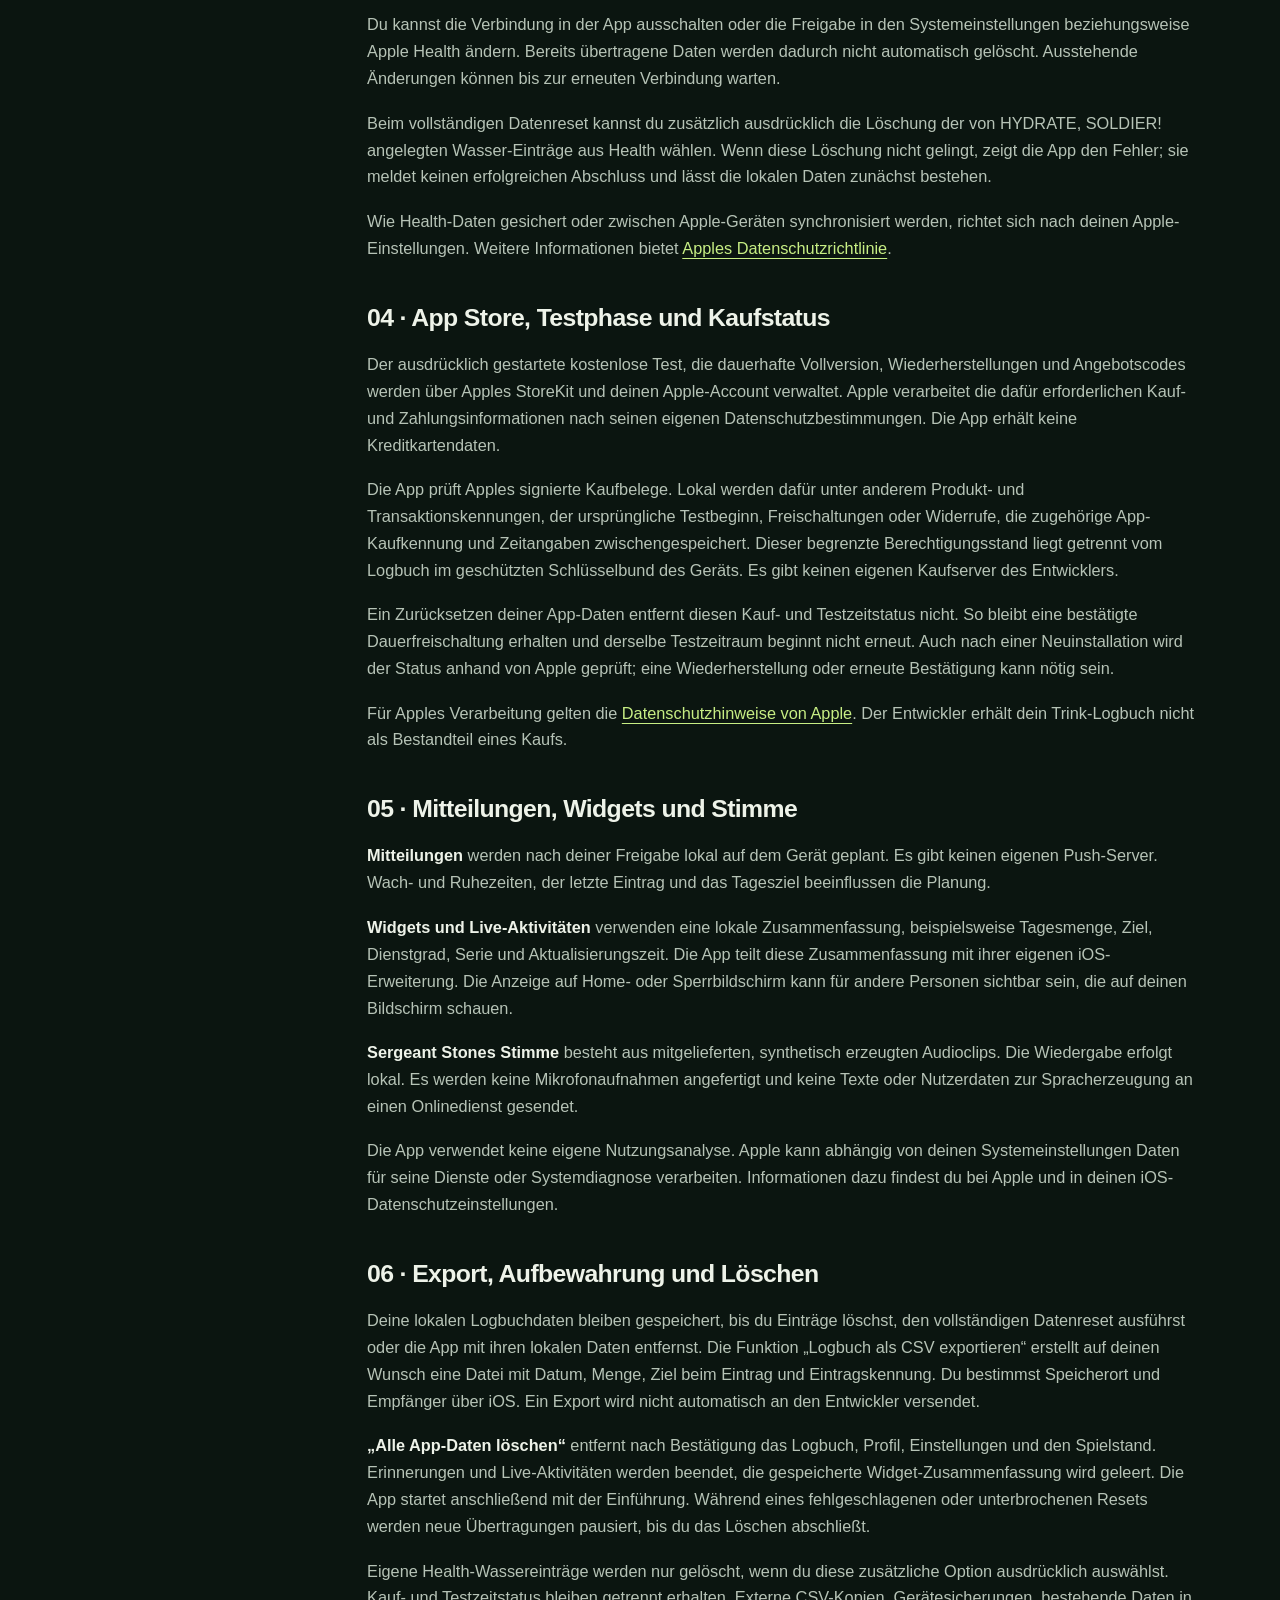
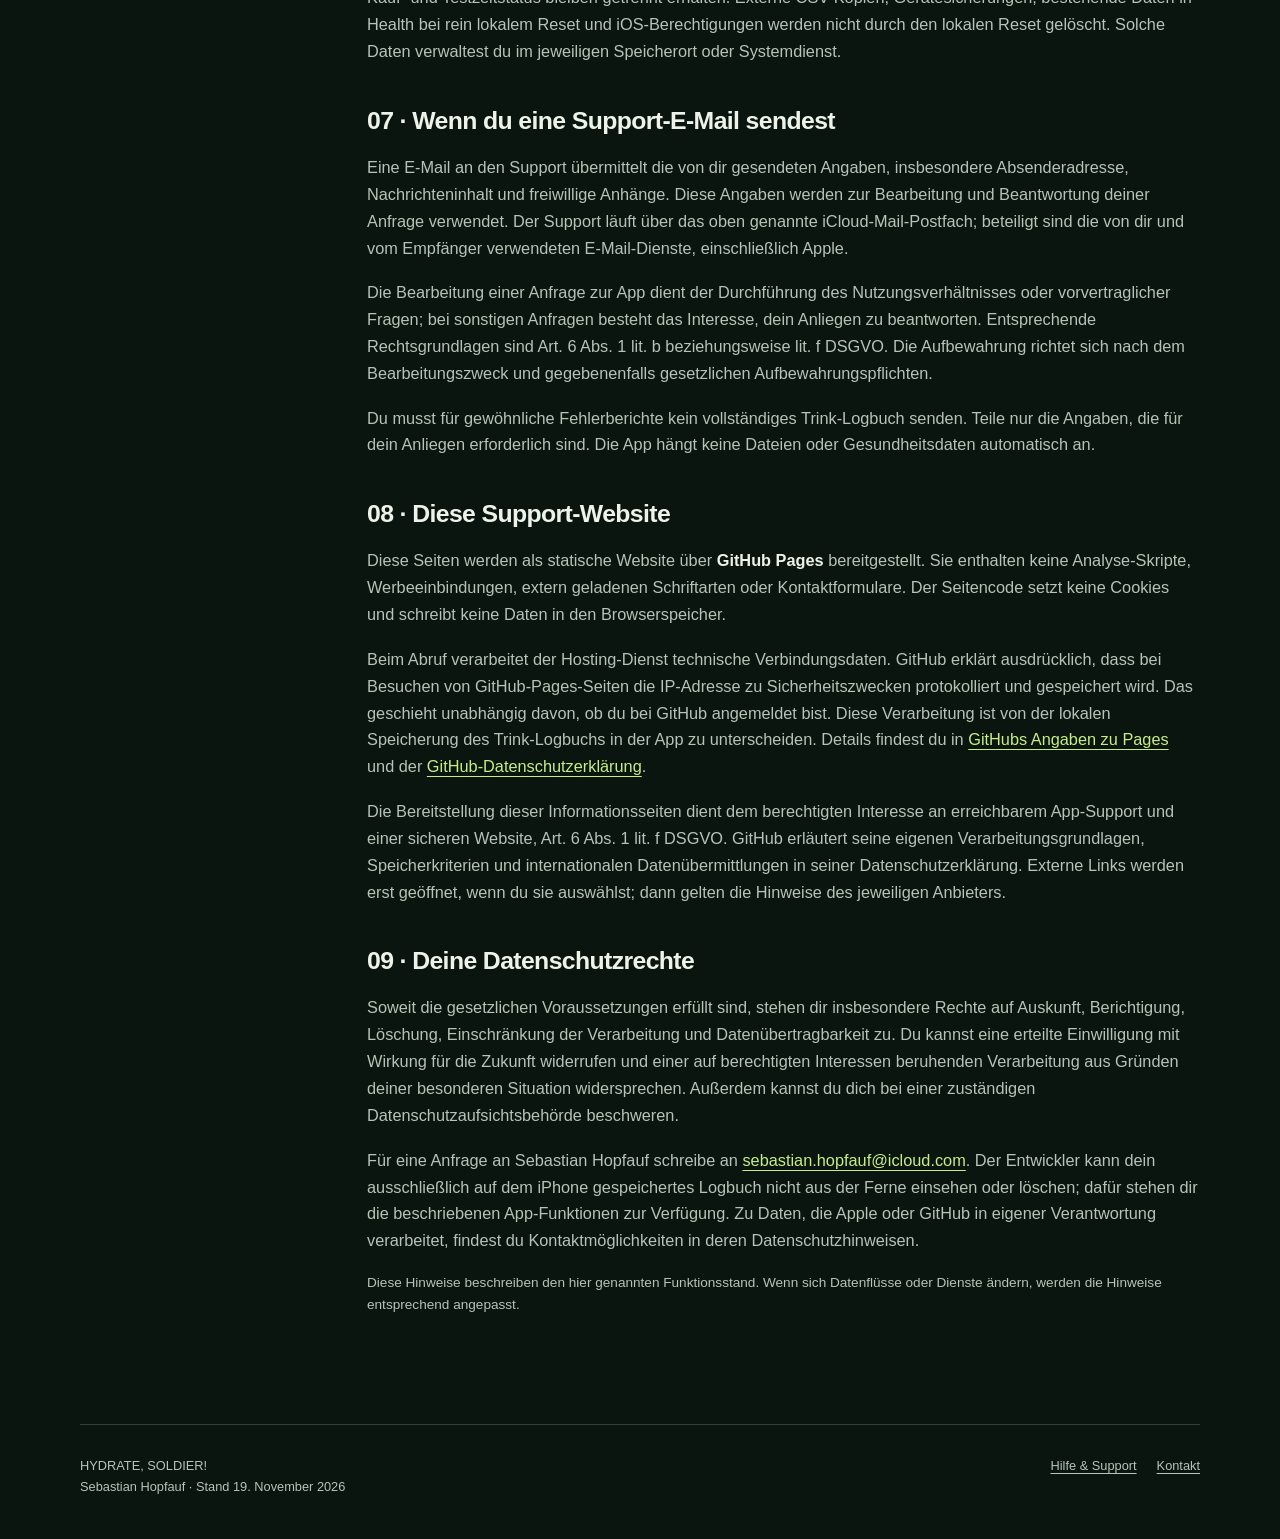
<file: hydrate-soldier/datenschutz.html>
<!doctype html>
<html lang="de">
<head>
  <meta charset="utf-8">
  <meta name="viewport" content="width=device-width, initial-scale=1">
  <meta name="theme-color" content="#0b1510">
  <meta name="description" content="Datenschutzhinweise für HYDRATE, SOLDIER!: lokale Speicherung, freiwilliges Apple Health, App-Store-Freischaltung, Datenlöschung und Support.">
  <meta name="referrer" content="no-referrer">
  <meta http-equiv="Content-Security-Policy" content="default-src 'none'; style-src 'self'; img-src 'self' data:; base-uri 'none'; form-action 'none'">
  <link rel="canonical" href="https://sebastianhopfauf.github.io/sitzweise-support/hydrate-soldier/datenschutz.html">
  <link rel="stylesheet" href="style.css">
  <title>Datenschutz · HYDRATE, SOLDIER!</title>
</head>
<body>
  <a class="skip" href="#inhalt">Direkt zum Inhalt</a>
  <div class="shell">
    <header class="topbar">
      <a class="brand" href="index.html" aria-label="HYDRATE, SOLDIER! – Support-Startseite">
        <svg viewBox="0 0 40 46" fill="none" aria-hidden="true"><path d="M20 2 37 9v17c0 9-9 15-17 18C12 41 3 35 3 26V9L20 2Z" stroke="currentColor" stroke-width="2"/><path d="M20 11c-3 5-8 10-8 15a8 8 0 0 0 16 0c0-5-5-10-8-15Z" fill="currentColor"/></svg>
        <span>HYDRATE,<br>SOLDIER!</span>
      </a>
      <nav class="nav" aria-label="Hauptnavigation"><a href="index.html">Hilfe &amp; Support</a><a href="datenschutz.html" aria-current="page">Datenschutz</a></nav>
    </header>
    <main id="inhalt">
      <header class="privacy-hero"><p class="eyebrow">Datenschutz · Stand 19. November 2026</p><h1>Deine Daten.<br>Klare Ansagen.</h1><p class="lead">Diese Hinweise erklären, was HYDRATE, SOLDIER! auf deinem iPhone speichert und was bei freiwilligen Apple-Funktionen, Supportanfragen und dem Besuch dieser Website passiert.</p></header>
      <div class="privacy-layout">
        <nav class="contents" aria-label="Inhalt der Datenschutzhinweise"><p class="eyebrow">Im Überblick</p><ol>
          <li><a href="#verantwortlich">01 · Kontakt</a></li><li><a href="#lokal">02 · Lokale App-Daten</a></li><li><a href="#health">03 · Apple Health</a></li><li><a href="#apple">04 · Käufe &amp; Testphase</a></li><li><a href="#iphone">05 · iPhone-Funktionen</a></li><li><a href="#loeschen">06 · Export &amp; Löschen</a></li><li><a href="#support">07 · Support-E-Mails</a></li><li><a href="#website">08 · Diese Website</a></li><li><a href="#rechte">09 · Deine Rechte</a></li>
        </ol></nav>
        <article class="document">
          <div class="callout"><strong>Kein App-Konto. Kein Werbetracking.</strong><p>Die App betreibt keinen eigenen Server für Trinkdaten. Sie enthält keine Werbung und keine eingebundenen Analyse- oder Werbe-SDKs. Dein Logbuch wird nicht automatisch an Sebastian Hopfauf übertragen.</p></div>
          <section id="verantwortlich"><h2>01 · Verantwortlicher und Kontakt</h2><address>Sebastian Hopfauf<br><a href="mailto:sebastian.hopfauf@icloud.com">sebastian.hopfauf@icloud.com</a></address><p class="small">Für Fragen zur App, zu diesen Hinweisen oder zur Bearbeitung deiner Supportanfrage kannst du diese E-Mail-Adresse verwenden.</p></section>
          <section id="lokal"><h2>02 · Was die App lokal speichert</h2><p>Die folgenden Angaben liegen im lokalen App-Speicher und dienen den von dir verwendeten Funktionen:</p><ul>
            <li><strong>Trink-Logbuch:</strong> Mengen, Zeitpunkte, Eintragskennungen und das zum Eintrag gehörende Tagesziel.</li>
            <li><strong>Profil und Einstellungen:</strong> optionaler Rufname, Trinkziel, Hinweis auf eine berücksichtigte ärztliche Vorgabe, Humormodus, Wach- und Ruhezeiten sowie Einstellungen zu Ton, Haptik, Mitteilungen und Integrationen.</li>
            <li><strong>Spielstand:</strong> Zufallsseed, geöffnete Kisten und freigeschaltete beziehungsweise ausgewählte Looks. XP, Dienstgrade, Serien, Missionen und Orden werden aus deinem Logbuch berechnet.</li>
            <li><strong>Abgleich und Bedienung:</strong> Kennungen und Versionsstände für eigene Health-Einträge, ausstehende Änderungen oder Löschungen, Spruchfolge und gegebenenfalls eine Markierung für einen noch nicht abgeschlossenen Datenreset.</li>
          </ul><p>Diese Verarbeitung findet auf deinem Gerät statt. Es gibt keine eigene Cloud-Synchronisierung des Logbuchs. iOS-Gerätesicherungen können lokale App-Daten einschließen; dafür gelten deine Systemeinstellungen und die Bedingungen des jeweiligen Sicherungsdienstes.</p></section>
          <section id="health"><h2>03 · Apple Health ist freiwillig</h2><p>Die Health-Verbindung ist zunächst ausgeschaltet. Erst wenn du sie aktivierst und iOS die Schreibfreigabe erteilt, schreibt die App Wasser-Einträge in Apple Health. Beim Aktivieren werden auch bereits vorhandene App-Einträge übertragen. Neben Menge und Zeitpunkt werden technische Kennungen, Versionsstände und die Zeitzone verwendet, damit Korrekturen nicht zu doppelten Einträgen führen.</p><p>Die App fordert <strong>keine Leseberechtigung für vorhandene Gesundheitsdaten</strong> an. Sie gleicht nur die von ihr angelegten Wasser-Einträge ab. Daten aus anderen Apps werden weder eingelesen noch durch die Löschfunktion entfernt.</p><p>Du kannst die Verbindung in der App ausschalten oder die Freigabe in den Systemeinstellungen beziehungsweise Apple Health ändern. Bereits übertragene Daten werden dadurch nicht automatisch gelöscht. Ausstehende Änderungen können bis zur erneuten Verbindung warten.</p><p>Beim vollständigen Datenreset kannst du zusätzlich ausdrücklich die Löschung der von HYDRATE, SOLDIER! angelegten Wasser-Einträge aus Health wählen. Wenn diese Löschung nicht gelingt, zeigt die App den Fehler; sie meldet keinen erfolgreichen Abschluss und lässt die lokalen Daten zunächst bestehen.</p><p>Wie Health-Daten gesichert oder zwischen Apple-Geräten synchronisiert werden, richtet sich nach deinen Apple-Einstellungen. Weitere Informationen bietet <a href="https://www.apple.com/legal/privacy/de-ww/">Apples Datenschutzrichtlinie</a>.</p></section>
          <section id="apple"><h2>04 · App Store, Testphase und Kaufstatus</h2><p>Der ausdrücklich gestartete kostenlose Test, die dauerhafte Vollversion, Wiederherstellungen und Angebotscodes werden über Apples StoreKit und deinen Apple-Account verwaltet. Apple verarbeitet die dafür erforderlichen Kauf- und Zahlungsinformationen nach seinen eigenen Datenschutzbestimmungen. Die App erhält keine Kreditkartendaten.</p><p>Die App prüft Apples signierte Kaufbelege. Lokal werden dafür unter anderem Produkt- und Transaktionskennungen, der ursprüngliche Testbeginn, Freischaltungen oder Widerrufe, die zugehörige App-Kaufkennung und Zeitangaben zwischengespeichert. Dieser begrenzte Berechtigungsstand liegt getrennt vom Logbuch im geschützten Schlüsselbund des Geräts. Es gibt keinen eigenen Kaufserver des Entwicklers.</p><p>Ein Zurücksetzen deiner App-Daten entfernt diesen Kauf- und Testzeitstatus nicht. So bleibt eine bestätigte Dauerfreischaltung erhalten und derselbe Testzeitraum beginnt nicht erneut. Auch nach einer Neuinstallation wird der Status anhand von Apple geprüft; eine Wiederherstellung oder erneute Bestätigung kann nötig sein.</p><p>Für Apples Verarbeitung gelten die <a href="https://www.apple.com/legal/privacy/de-ww/">Datenschutzhinweise von Apple</a>. Der Entwickler erhält dein Trink-Logbuch nicht als Bestandteil eines Kaufs.</p></section>
          <section id="iphone"><h2>05 · Mitteilungen, Widgets und Stimme</h2><p><strong>Mitteilungen</strong> werden nach deiner Freigabe lokal auf dem Gerät geplant. Es gibt keinen eigenen Push-Server. Wach- und Ruhezeiten, der letzte Eintrag und das Tagesziel beeinflussen die Planung.</p><p><strong>Widgets und Live-Aktivitäten</strong> verwenden eine lokale Zusammenfassung, beispielsweise Tagesmenge, Ziel, Dienstgrad, Serie und Aktualisierungszeit. Die App teilt diese Zusammenfassung mit ihrer eigenen iOS-Erweiterung. Die Anzeige auf Home- oder Sperrbildschirm kann für andere Personen sichtbar sein, die auf deinen Bildschirm schauen.</p><p><strong>Sergeant Stones Stimme</strong> besteht aus mitgelieferten, synthetisch erzeugten Audioclips. Die Wiedergabe erfolgt lokal. Es werden keine Mikrofonaufnahmen angefertigt und keine Texte oder Nutzerdaten zur Spracherzeugung an einen Onlinedienst gesendet.</p><p>Die App verwendet keine eigene Nutzungsanalyse. Apple kann abhängig von deinen Systemeinstellungen Daten für seine Dienste oder Systemdiagnose verarbeiten. Informationen dazu findest du bei Apple und in deinen iOS-Datenschutzeinstellungen.</p></section>
          <section id="loeschen"><h2>06 · Export, Aufbewahrung und Löschen</h2><p>Deine lokalen Logbuchdaten bleiben gespeichert, bis du Einträge löschst, den vollständigen Datenreset ausführst oder die App mit ihren lokalen Daten entfernst. Die Funktion „Logbuch als CSV exportieren“ erstellt auf deinen Wunsch eine Datei mit Datum, Menge, Ziel beim Eintrag und Eintragskennung. Du bestimmst Speicherort und Empfänger über iOS. Ein Export wird nicht automatisch an den Entwickler versendet.</p><p><strong>„Alle App-Daten löschen“</strong> entfernt nach Bestätigung das Logbuch, Profil, Einstellungen und den Spielstand. Erinnerungen und Live-Aktivitäten werden beendet, die gespeicherte Widget-Zusammenfassung wird geleert. Die App startet anschließend mit der Einführung. Während eines fehlgeschlagenen oder unterbrochenen Resets werden neue Übertragungen pausiert, bis du das Löschen abschließt.</p><p>Eigene Health-Wassereinträge werden nur gelöscht, wenn du diese zusätzliche Option ausdrücklich auswählst. Kauf- und Testzeitstatus bleiben getrennt erhalten. Externe CSV-Kopien, Gerätesicherungen, bestehende Daten in Health bei rein lokalem Reset und iOS-Berechtigungen werden nicht durch den lokalen Reset gelöscht. Solche Daten verwaltest du im jeweiligen Speicherort oder Systemdienst.</p></section>
          <section id="support"><h2>07 · Wenn du eine Support-E-Mail sendest</h2><p>Eine E-Mail an den Support übermittelt die von dir gesendeten Angaben, insbesondere Absenderadresse, Nachrichteninhalt und freiwillige Anhänge. Diese Angaben werden zur Bearbeitung und Beantwortung deiner Anfrage verwendet. Der Support läuft über das oben genannte iCloud-Mail-Postfach; beteiligt sind die von dir und vom Empfänger verwendeten E-Mail-Dienste, einschließlich Apple.</p><p>Die Bearbeitung einer Anfrage zur App dient der Durchführung des Nutzungsverhältnisses oder vorvertraglicher Fragen; bei sonstigen Anfragen besteht das Interesse, dein Anliegen zu beantworten. Entsprechende Rechtsgrundlagen sind Art. 6 Abs. 1 lit. b beziehungsweise lit. f DSGVO. Die Aufbewahrung richtet sich nach dem Bearbeitungszweck und gegebenenfalls gesetzlichen Aufbewahrungspflichten.</p><p>Du musst für gewöhnliche Fehlerberichte kein vollständiges Trink-Logbuch senden. Teile nur die Angaben, die für dein Anliegen erforderlich sind. Die App hängt keine Dateien oder Gesundheitsdaten automatisch an.</p></section>
          <section id="website"><h2>08 · Diese Support-Website</h2><p>Diese Seiten werden als statische Website über <strong>GitHub Pages</strong> bereitgestellt. Sie enthalten keine Analyse-Skripte, Werbeeinbindungen, extern geladenen Schriftarten oder Kontaktformulare. Der Seitencode setzt keine Cookies und schreibt keine Daten in den Browserspeicher.</p><p>Beim Abruf verarbeitet der Hosting-Dienst technische Verbindungsdaten. GitHub erklärt ausdrücklich, dass bei Besuchen von GitHub-Pages-Seiten die IP-Adresse zu Sicherheitszwecken protokolliert und gespeichert wird. Das geschieht unabhängig davon, ob du bei GitHub angemeldet bist. Diese Verarbeitung ist von der lokalen Speicherung des Trink-Logbuchs in der App zu unterscheiden. Details findest du in <a href="https://docs.github.com/en/pages/getting-started-with-github-pages/what-is-github-pages#data-collection">GitHubs Angaben zu Pages</a> und der <a href="https://docs.github.com/en/site-policy/privacy-policies/github-general-privacy-statement">GitHub-Datenschutzerklärung</a>.</p><p>Die Bereitstellung dieser Informationsseiten dient dem berechtigten Interesse an erreichbarem App-Support und einer sicheren Website, Art. 6 Abs. 1 lit. f DSGVO. GitHub erläutert seine eigenen Verarbeitungsgrundlagen, Speicherkriterien und internationalen Datenübermittlungen in seiner Datenschutzerklärung. Externe Links werden erst geöffnet, wenn du sie auswählst; dann gelten die Hinweise des jeweiligen Anbieters.</p></section>
          <section id="rechte"><h2>09 · Deine Datenschutzrechte</h2><p>Soweit die gesetzlichen Voraussetzungen erfüllt sind, stehen dir insbesondere Rechte auf Auskunft, Berichtigung, Löschung, Einschränkung der Verarbeitung und Datenübertragbarkeit zu. Du kannst eine erteilte Einwilligung mit Wirkung für die Zukunft widerrufen und einer auf berechtigten Interessen beruhenden Verarbeitung aus Gründen deiner besonderen Situation widersprechen. Außerdem kannst du dich bei einer zuständigen Datenschutzaufsichtsbehörde beschweren.</p><p>Für eine Anfrage an Sebastian Hopfauf schreibe an <a href="mailto:sebastian.hopfauf@icloud.com">sebastian.hopfauf@icloud.com</a>. Der Entwickler kann dein ausschließlich auf dem iPhone gespeichertes Logbuch nicht aus der Ferne einsehen oder löschen; dafür stehen dir die beschriebenen App-Funktionen zur Verfügung. Zu Daten, die Apple oder GitHub in eigener Verantwortung verarbeitet, findest du Kontaktmöglichkeiten in deren Datenschutzhinweisen.</p><p class="small">Diese Hinweise beschreiben den hier genannten Funktionsstand. Wenn sich Datenflüsse oder Dienste ändern, werden die Hinweise entsprechend angepasst.</p></section>
        </article>
      </div>
    </main>
    <footer class="footer"><div>HYDRATE, SOLDIER!<br>Sebastian Hopfauf · Stand 19. November 2026</div><nav aria-label="Weitere Informationen"><a href="index.html">Hilfe &amp; Support</a><a href="mailto:sebastian.hopfauf@icloud.com">Kontakt</a></nav></footer>
  </div>
</body>
</html>
</file>
<file: styles.css>
/* Local styles only. No external assets, fonts or scripts. */
:root {
  color-scheme: light dark;
  --background: #f5f7fa; --surface: #ffffff; --text: #172b3a;
  --muted: #405565; --brand: #07556a; --border: #b8c8d1;
  --soft: #e8f2f4; --focus: #a43b00;
  font-family: system-ui, -apple-system, BlinkMacSystemFont, "Segoe UI", sans-serif;
  font-size: 100%; -webkit-text-size-adjust: 100%;
}
* { box-sizing: border-box; }
body { margin: 0; background: var(--background); color: var(--text); font-size: 1.0625rem; line-height: 1.7; }
a { color: var(--brand); text-decoration-thickness: .1em; text-underline-offset: .2em; overflow-wrap: anywhere; }
a:hover { text-decoration-thickness: .16em; }
a:focus-visible, [tabindex="-1"]:focus-visible { outline: 3px solid var(--focus); outline-offset: 4px; border-radius: .15rem; }
.skip-link { position: absolute; top: .5rem; left: .5rem; z-index: 2; padding: .75rem 1rem; background: var(--surface); transform: translateY(-180%); }
.skip-link:focus { transform: none; }
.container { width: min(100% - 2rem, 68rem); margin-inline: auto; }
.site-header { background: var(--surface); border-bottom: 1px solid var(--border); }
.header-inner { display: flex; flex-wrap: wrap; align-items: center; justify-content: space-between; gap: .5rem 2rem; padding-block: 1rem; }
.brand { display: inline-flex; align-items: center; gap: .75rem; color: var(--text); text-decoration: none; font-size: 1.25rem; font-weight: 750; min-height: 44px; }
.brand-mark { display: grid; place-items: center; width: 2.5rem; height: 2.5rem; border-radius: .75rem; background: var(--brand); color: var(--surface); font-weight: 800; }
nav ul { display: flex; flex-wrap: wrap; gap: .25rem 1rem; list-style: none; margin: 0; padding: 0; }
nav a { display: inline-flex; align-items: center; min-height: 44px; padding: .35rem .25rem; }
nav a[aria-current="page"] { font-weight: 750; text-decoration-thickness: .16em; }
main { padding-block: clamp(2rem, 6vw, 4rem); }
.prose { max-width: 47rem; }
.eyebrow { margin: 0 0 .5rem; color: var(--brand); font-size: .9rem; font-weight: 750; letter-spacing: .06em; text-transform: uppercase; }
h1, h2 { line-height: 1.2; text-wrap: balance; }
h1 { margin: 0 0 1.25rem; font-size: clamp(2.1rem, 6vw, 3.5rem); letter-spacing: -.035em; }
h2 { margin: 2.75rem 0 .8rem; font-size: clamp(1.45rem, 4vw, 1.85rem); letter-spacing: -.015em; }
p { margin: 0 0 1rem; }
.lead { font-size: 1.2rem; color: var(--muted); }
.notice { margin: 1.5rem 0 2rem; padding: 1.1rem 1.25rem; background: var(--soft); border-left: 4px solid var(--brand); border-radius: .25rem; }
.notice p:last-child, .contact p:last-child { margin-bottom: 0; }
.contact { padding: 1.5rem; background: var(--surface); border: 1px solid var(--border); border-radius: 1rem; }
.contact h2 { margin-top: 0; }
.contact a[href^="mailto:"] { display: inline-block; min-height: 44px; padding-block: .4rem; font-weight: 700; }
ul, ol { padding-left: 1.4rem; }
li + li { margin-top: .45rem; }
.toc { padding: 1rem 1.25rem; background: var(--surface); border: 1px solid var(--border); border-radius: .75rem; }
.toc h2 { margin: 0 0 .75rem; font-size: 1.1rem; }
.toc ul { display: block; list-style: disc; padding-left: 1.3rem; }
.toc a { min-height: 44px; padding-block: .25rem; }
.meta { color: var(--muted); font-size: .95rem; }
.site-footer { border-top: 1px solid var(--border); background: var(--surface); padding-block: 1.5rem; }
.site-footer p { margin: 0; }
.site-footer a { display: inline-block; min-height: 44px; padding-block: .4rem; }
@media (prefers-color-scheme: dark) {
  :root { --background: #101b23; --surface: #172630; --text: #edf4f7; --muted: #bccbd4; --brand: #8bd8e9; --border: #5d737f; --soft: #1d3540; --focus: #ffbf81; }
  .brand-mark { color: #10252c; }
}
@media (max-width: 25rem) { .container { width: min(100% - 1.5rem, 68rem); } .contact { padding: 1.1rem; } }
@media print {
  :root { color-scheme: light; --background: #ffffff; --surface: #ffffff; --text: #000000; --muted: #222222; --brand: #000000; --border: #777777; --soft: #ffffff; }
  body { font-size: 11pt; }
  .skip-link, .site-header nav, .toc { display: none; }
  main { padding-block: 1rem; }
  a { text-decoration: underline; }
  h2 { break-after: avoid; }
}
</file>
<file: hydrate-soldier/style.css>
:root {
  color-scheme: dark;
  --bg: #0b1510;
  --panel: #14221a;
  --panel-soft: #101c15;
  --text: #eef3e9;
  --muted: #b6c3b6;
  --line: #304435;
  --accent: #c7ee84;
  --gold: #ebcd8c;
  --radius: 22px;
  font-family: -apple-system, BlinkMacSystemFont, "Segoe UI", sans-serif;
  font-synthesis: none;
}
* { box-sizing: border-box; }
html { scroll-padding-top: 2rem; }
body { margin: 0; background: var(--bg); color: var(--text); line-height: 1.65; }
body::before { content: ""; position: absolute; inset: 0 0 auto; height: 720px; pointer-events: none;
  background: radial-gradient(ellipse at 90% 0%, #38512c55, transparent 60%),
    linear-gradient(#b4da7c05 1px, transparent 1px), linear-gradient(90deg, #b4da7c05 1px, transparent 1px);
  background-size: auto, 46px 46px, 46px 46px; z-index: -1;
}
a { color: var(--accent); text-underline-offset: .22em; overflow-wrap: anywhere; }
a:hover { color: #e4ffbc; }
a:focus-visible, summary:focus-visible { outline: 3px solid var(--gold); outline-offset: 5px; border-radius: 4px; }
p { margin: 0 0 1.1rem; }
p:last-child { margin-bottom: 0; }
h1, h2, h3 { line-height: 1.13; letter-spacing: -.045em; margin: 0; text-wrap: balance; }
h1 { font-size: clamp(2.5rem, 6.1vw, 5.1rem); font-weight: 850; }
h2 { font-size: clamp(1.7rem, 3.5vw, 2.5rem); font-weight: 780; }
h3 { font-size: 1.28rem; letter-spacing: -.025em; }
ul, ol { padding-left: 1.4rem; }
li + li { margin-top: .5rem; }
strong { font-weight: 730; color: var(--text); }
.shell { width: min(1120px, calc(100% - 48px)); margin-inline: auto; }
.skip { position: absolute; left: 20px; top: -100px; background: var(--accent); color: var(--bg); padding: 12px 20px; z-index: 5; }
.skip:focus { top: 16px; }
.topbar { display: flex; align-items: center; justify-content: space-between; gap: 20px; padding: 30px 0; border-bottom: 1px solid var(--line); }
.brand { display: inline-flex; align-items: center; gap: 12px; color: var(--text); text-decoration: none; font-size: .9rem; font-weight: 850; letter-spacing: .07em; }
.brand svg { width: 38px; height: 43px; flex-shrink: 0; color: var(--accent); }
.nav { display: flex; flex-wrap: wrap; align-items: center; gap: 25px; font-size: .92rem; }
.nav a { color: var(--muted); text-decoration: none; padding: 8px 0; }
.nav a[aria-current="page"] { color: var(--accent); border-bottom: 2px solid var(--accent); }
.eyebrow { font: 700 .72rem/1.5 ui-monospace, "SFMono-Regular", Menlo, Consolas, monospace; text-transform: uppercase; letter-spacing: .16em; color: var(--accent); margin: 0 0 20px; }
.hero { padding: 80px 0 54px; display: grid; grid-template-columns: 1.35fr 1fr; align-items: center; gap: 60px; }
.hero h1 em { color: var(--accent); font-style: normal; }
.lead { font-size: 1.17rem; line-height: 1.65; color: var(--muted); margin-top: 24px; max-width: 590px; }
.contact-card { background: linear-gradient(145deg, #233622, var(--panel-soft)); padding: 32px; border: 1px solid #526745; border-radius: var(--radius); position: relative; }
.contact-card::before { content: ""; position: absolute; inset: 13px auto auto 13px; width: 6px; height: 6px; border-radius: 50%; background: var(--gold); }
.contact-card .eyebrow { color: var(--gold); margin-bottom: 16px; }
.contact-card h2 { font-size: 1.8rem; margin-bottom: 18px; }
.contact-card p { color: var(--muted); font-size: .96rem; }
.button { display: inline-flex; justify-content: center; align-items: center; min-height: 50px; padding: 12px 20px; margin: 6px 0 14px; border-radius: 12px; background: var(--accent); color: var(--bg); text-decoration: none; font-weight: 760; }
.button:hover { background: #d9f6ae; color: var(--bg); }
.mail-address { font-size: .9rem; }
.facts { display: flex; flex-wrap: wrap; gap: 10px; margin: 30px 0 0; }
.pill { padding: 6px 12px; border: 1px solid var(--line); border-radius: 100px; color: var(--muted); font-size: .78rem; }
.topic-grid { display: grid; grid-template-columns: repeat(3, 1fr); gap: 18px; padding: 0 0 66px; }
.topic { display: block; padding: 25px; border-radius: 16px; background: var(--panel-soft); border: 1px solid var(--line); text-decoration: none; }
.topic .number { color: var(--gold); font: 700 .75rem ui-monospace, monospace; letter-spacing: .12em; }
.topic h3 { color: var(--text); margin: 16px 0 9px; }
.topic p { color: var(--muted); font-size: .9rem; }
.topic:hover { border-color: #6b8553; background: var(--panel); }
.section-head { display: flex; align-items: baseline; justify-content: space-between; gap: 20px; margin-bottom: 28px; }
.section-head p { font-size: .86rem; color: var(--muted); }
.faq-group { margin-bottom: 50px; }
.faq-group > h3 { font: 700 .8rem ui-monospace, monospace; text-transform: uppercase; letter-spacing: .13em; color: var(--gold); margin-bottom: 15px; }
details { border-bottom: 1px solid var(--line); }
summary { cursor: pointer; padding: 22px 30px 22px 0; font-size: 1.08rem; font-weight: 680; list-style: none; position: relative; }
summary::-webkit-details-marker { display: none; }
summary::after { content: "+"; position: absolute; right: 4px; top: 19px; color: var(--accent); font-size: 1.45rem; font-weight: 400; }
details[open] summary::after { content: "−"; }
.answer { color: var(--muted); padding: 0 35px 24px 0; max-width: 850px; }
.note { padding: 24px 28px; background: var(--panel); border-left: 3px solid var(--gold); border-radius: 0 14px 14px 0; color: var(--muted); margin: 20px 0 60px; }
.footer { display: flex; justify-content: space-between; align-items: flex-start; gap: 24px; padding: 30px 0 42px; border-top: 1px solid var(--line); font-size: .8rem; color: var(--muted); }
.footer a { color: var(--muted); }
.footer nav { display: flex; gap: 20px; flex-wrap: wrap; }
.privacy-hero { padding: 70px 0 50px; max-width: 880px; }
.privacy-hero h1 { font-size: clamp(2.6rem, 5vw, 4.5rem); }
.privacy-layout { display: grid; grid-template-columns: 225px minmax(0, 1fr); gap: 62px; align-items: start; padding-bottom: 65px; }
.contents { position: sticky; top: 25px; font-size: .86rem; padding: 20px; border: 1px solid var(--line); border-radius: 16px; }
.contents .eyebrow { margin-bottom: 14px; }
.contents ol { list-style: none; padding: 0; margin: 0; }
.contents li + li { margin-top: 12px; }
.contents a { color: var(--muted); text-decoration: none; }
.contents a:hover { color: var(--accent); }
.document { font-size: 1.02rem; color: var(--muted); }
.document section { margin-bottom: 42px; scroll-margin-top: 28px; }
.document h2 { font-size: 1.55rem; margin-bottom: 19px; color: var(--text); letter-spacing: -.025em; }
.document address { font-style: normal; }
.document .callout { padding: 24px; border: 1px solid #536c3f; border-radius: 16px; background: #1b2b1b; margin-bottom: 40px; }
.document .callout strong { display: block; color: var(--accent); margin-bottom: 8px; }
.small { font-size: .85rem; color: var(--muted); }
@media (max-width: 800px) {
  .hero { grid-template-columns: 1fr; gap: 32px; padding: 48px 0 36px; }
  .hero h1 { max-width: 620px; }
  .contact-card { max-width: none; }
  .topic-grid { grid-template-columns: 1fr; gap: 12px; padding-bottom: 48px; }
  .topic { padding: 21px 24px; }
  .topic h3 { margin-top: 10px; }
  .privacy-layout { grid-template-columns: 1fr; gap: 30px; }
  .contents { position: static; }
  .contents ol { display: grid; grid-template-columns: 1fr 1fr; gap: 9px 18px; }
  .contents li + li { margin: 0; }
  .privacy-hero { padding-top: 48px; }
}
@media (max-width: 460px) {
  .shell { width: calc(100% - 36px); }
  .topbar { flex-direction: column; align-items: flex-start; gap: 15px; padding: 23px 0; }
  .nav { gap: 24px; }
  .contact-card { padding: 25px; }
  .section-head { display: block; }
  .section-head p { margin-top: 12px; }
  .footer { flex-direction: column; }
  .contents ol { grid-template-columns: 1fr; gap: 11px; }
  summary { font-size: 1rem; }
  .answer { padding-right: 5px; }
}
@media (prefers-reduced-motion: no-preference) { html { scroll-behavior: smooth; } }
@media print {
  :root { --bg: #fff; --text: #111; --muted: #333; --line: #bbb; --accent: #254b22; --gold: #5b451a; }
  body::before, .skip, .contents, .nav, .topic-grid { display: none; }
  .shell { width: 100%; }
  .privacy-layout, .hero { display: block; }
  .document section { break-inside: avoid; }
  .contact-card, .document .callout, .note { background: #fff; }
  a { color: #111; }
}
</file>
